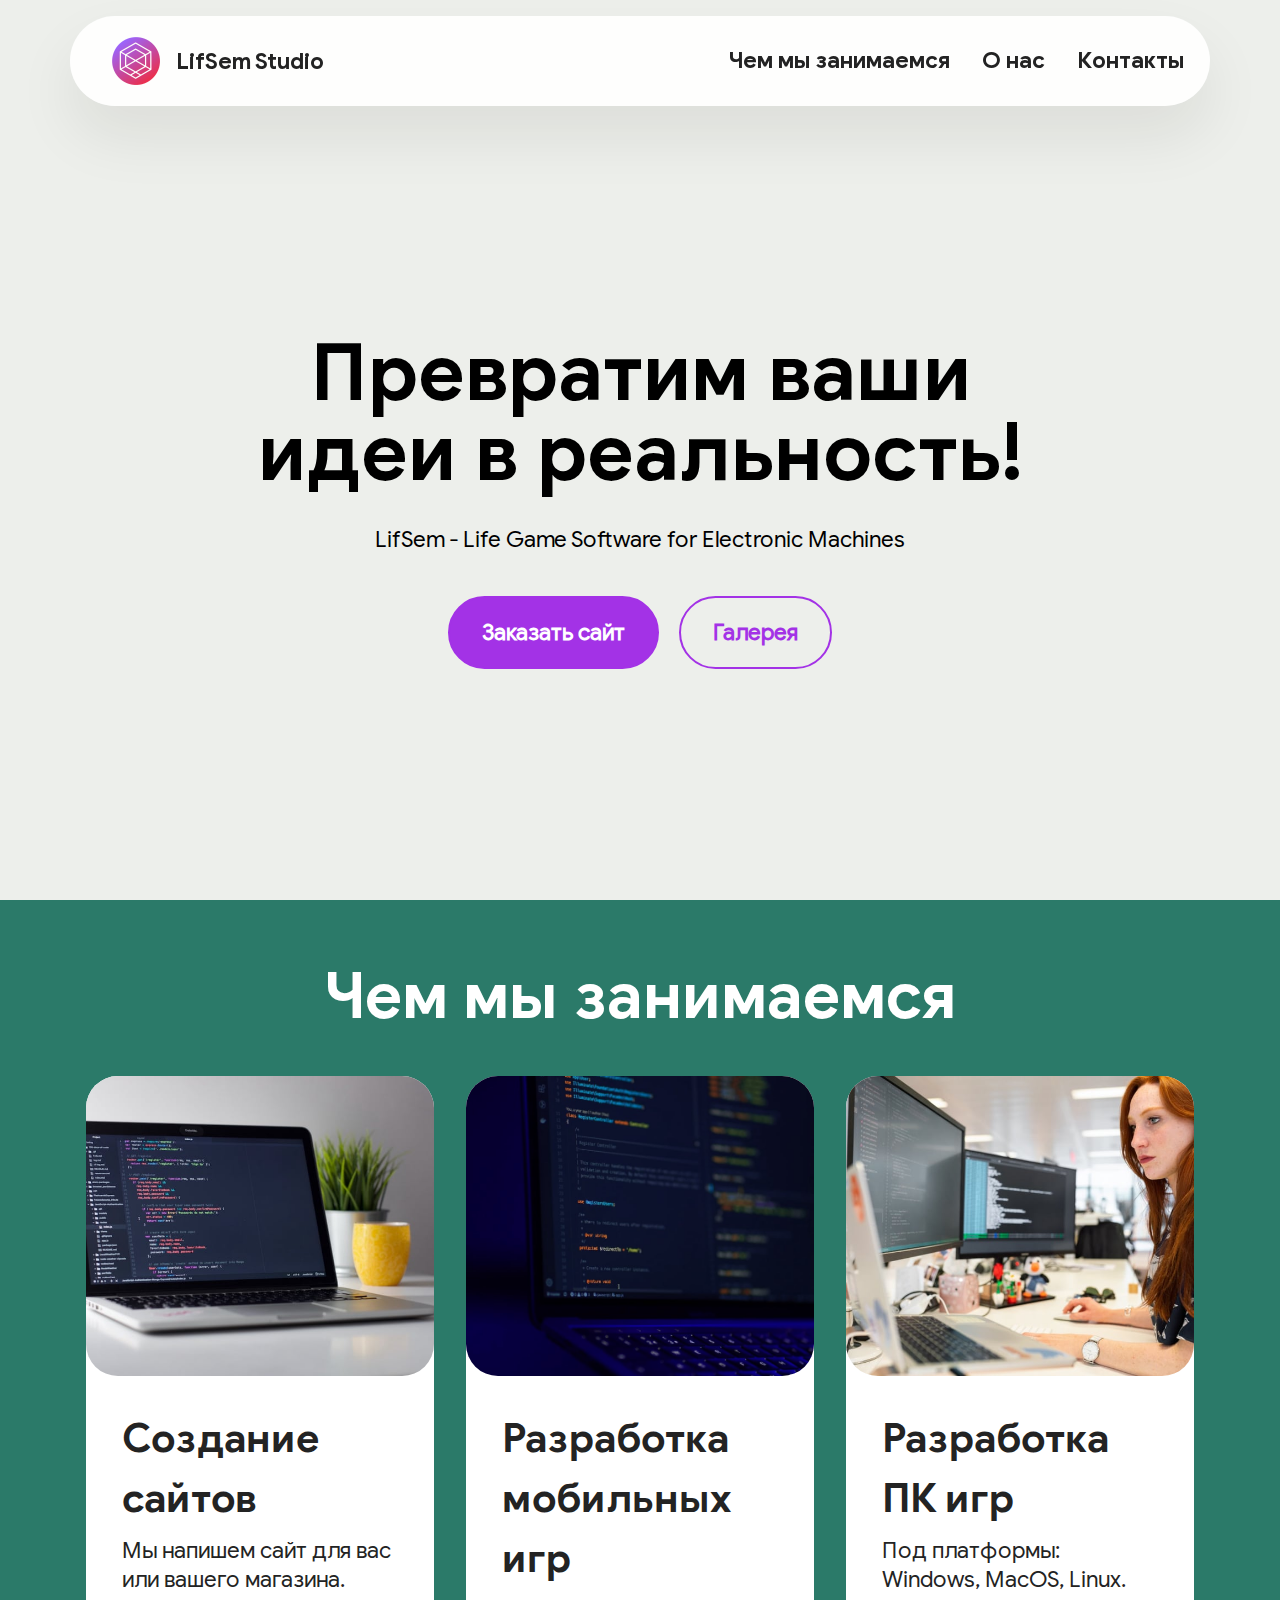
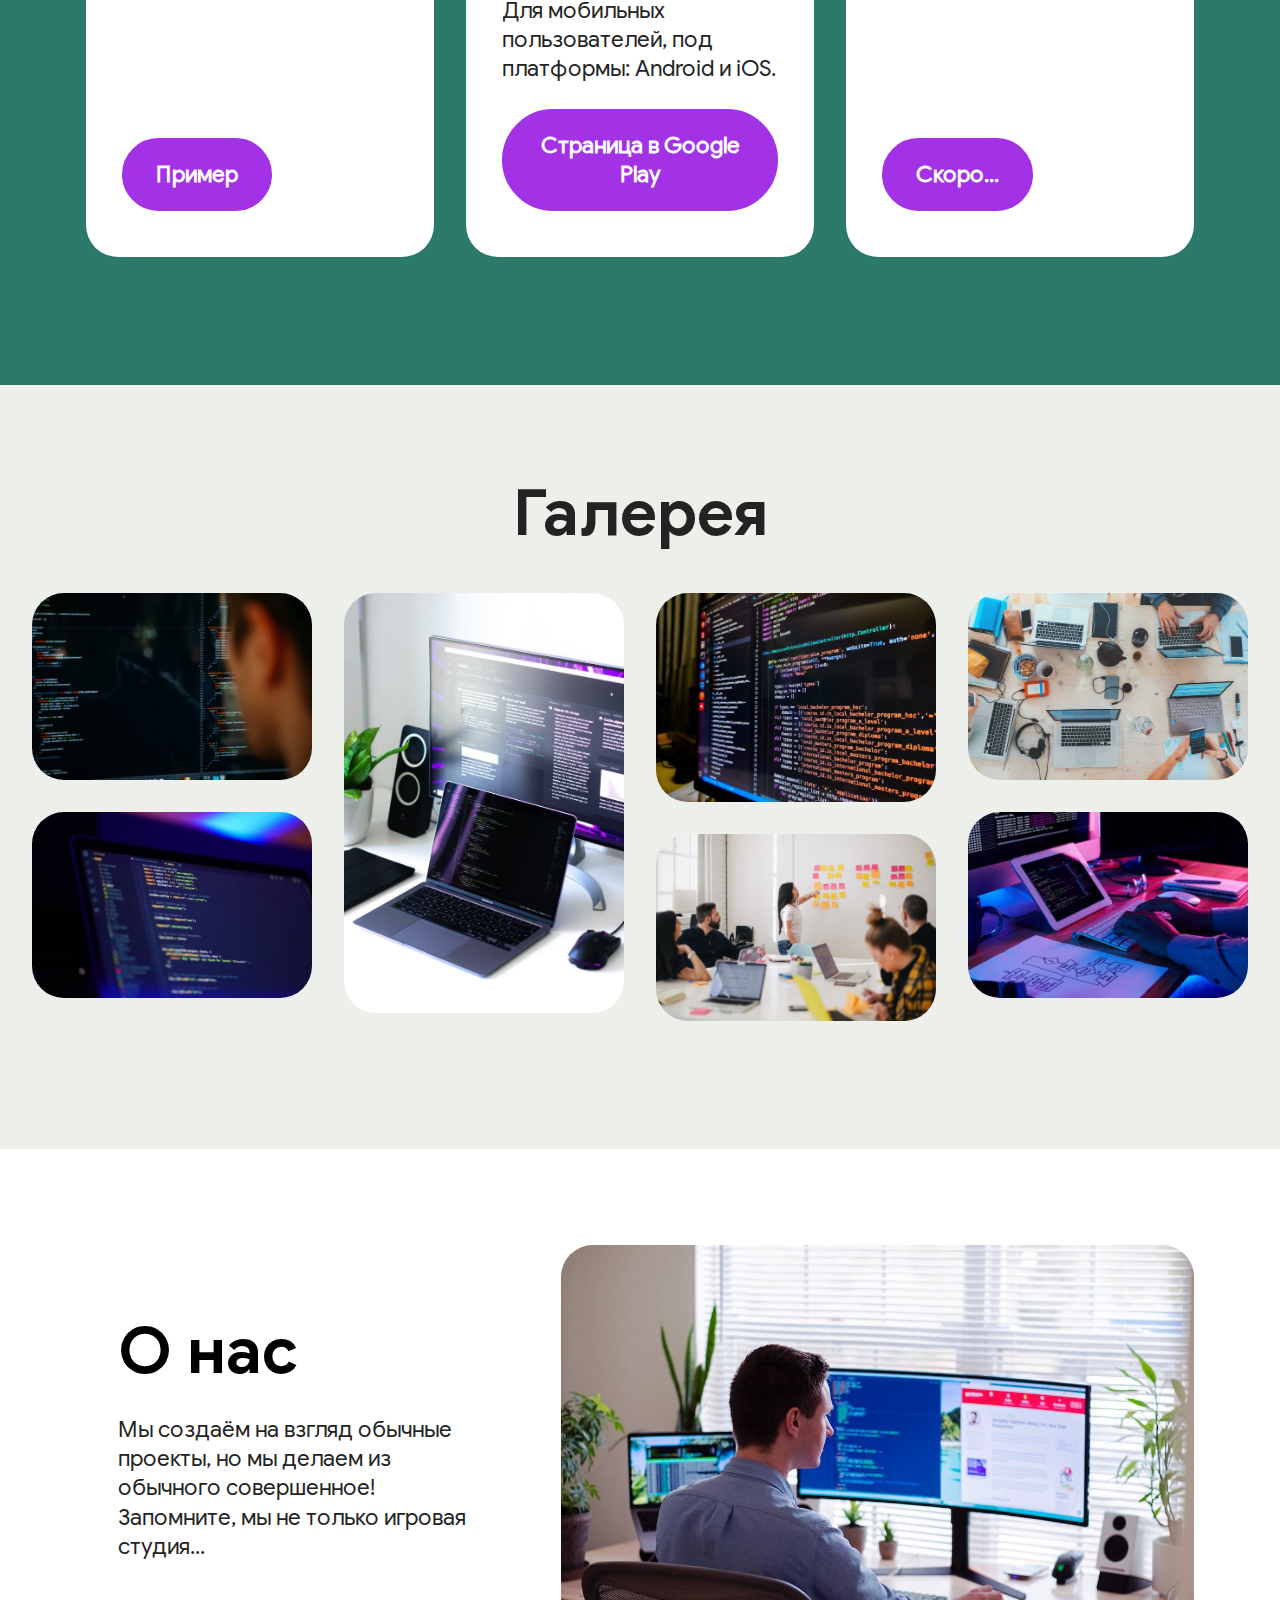
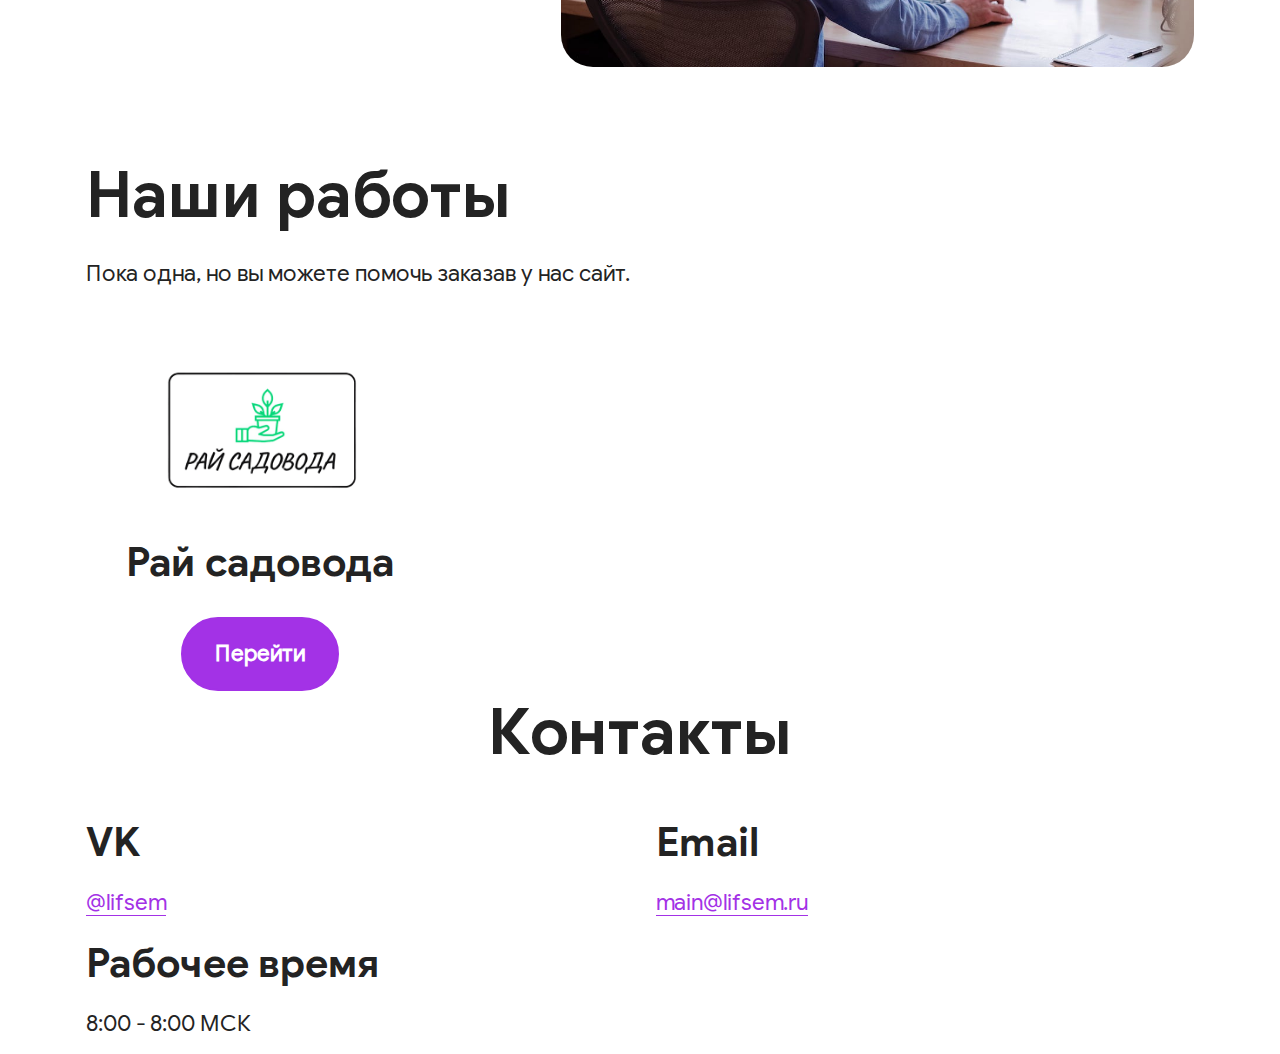
<file: index.html>
<!DOCTYPE html>
<html  >
<head>
  <meta charset="UTF-8">
  <meta http-equiv="X-UA-Compatible" content="IE=edge">
  <meta name="generator" content="Mobirise v5.9.6, mobirise.com">
  <meta name="viewport" content="width=device-width, initial-scale=1, minimum-scale=1">
  <link rel="shortcut icon" href="assets/images/lslogo-rounded-round-96x96.png" type="image/x-icon">
  <meta name="description" content="">
  
  
  <title>LifSem Studio</title>
  <link rel="stylesheet" href="assets/web/assets/mobirise-icons2/mobirise2.css">
  <link rel="stylesheet" href="assets/bootstrap/css/bootstrap.min.css">
  <link rel="stylesheet" href="assets/bootstrap/css/bootstrap-grid.min.css">
  <link rel="stylesheet" href="assets/bootstrap/css/bootstrap-reboot.min.css">
  <link rel="stylesheet" href="assets/animatecss/animate.css">
  <link rel="stylesheet" href="assets/dropdown/css/style.css">
  <link rel="stylesheet" href="assets/theme/css/style.css">
  <link rel="stylesheet" href="assets/gallery/style.css">
  <link href="assets/fonts/style.css" rel="stylesheet">
  <link rel="preload" as="style" href="assets/mobirise/css/mbr-additional.css"><link rel="stylesheet" href="assets/mobirise/css/mbr-additional.css" type="text/css">

  
  
  
</head>
<body>

<div class="scroll"> 
    <section data-bs-version="5.1" class="menu menu2 cid-tJS6tZXiPa" once="menu" id="menu02-0">
        

        <nav class="navbar navbar-dropdown navbar-fixed-top navbar-expand-lg">
            <div class="container">
                <div class="navbar-brand">
                    <span class="navbar-logo">
                        <a>
                            <img src="assets/images/lslogo-rounded-round-96x96.png"  style="height: 3rem;">
                        </a>
                    </span>
                    <span class="navbar-caption-wrap"><a class="navbar-caption text-black text-primary display-4" href="index.html#header05-1">LifSem Studio</a></span>
                </div>
                <button class="navbar-toggler" type="button" data-toggle="collapse" data-bs-toggle="collapse" data-target="#navbarSupportedContent" data-bs-target="#navbarSupportedContent" aria-controls="navbarNavAltMarkup" aria-expanded="false" aria-label="Toggle navigation">
                    <div class="hamburger">
                        <span></span>
                        <span></span>
                        <span></span>
                        <span></span>
                    </div>
                </button>
                <div class="collapse navbar-collapse" id="navbarSupportedContent">
                    <ul class="navbar-nav nav-dropdown nav-right" data-app-modern-menu="true"><li class="nav-item">
                            <a class="nav-link link text-black text-primary display-4" href="index.html#features04-w" aria-expanded="false">Чем мы занимаемся</a>
                        </li>
                        
                        <li class="nav-item">
                            <a class="nav-link link text-black text-primary display-4" href="index.html#about-us">О нас</a>
                        </li>
                        
                        <li class="nav-item">
                            <a class="nav-link link text-black text-primary display-4" href="index.html#contacts01-1n">Контакты</a>
                        </li></ul>
                    
                    
                </div>
            </div>
        </nav>
    </section>

    <section data-bs-version="5.1" class="header5 cid-tJS6uM4N87 mbr-fullscreen" id="header05-1">
        

        
        
        
        <div class="align-center container">
            <div class="row justify-content-center">
                <div class="col-md-12 col-lg-9">
                    <h1 class="mbr-section-title mbr-fonts-style mb-4 display-1"><strong>Превратим ваши идеи в реальность!</strong></h1>
                    <p class="mbr-text mbr-fonts-style mb-4 display-7">LifSem - Life Game Software for Electronic Machines</p>
                    <div class="mbr-section-btn mt-3"><a class="btn btn-primary display-7" href="index.html#contacts01-1n">Заказать сайт</a> <a class="btn btn-primary-outline display-7" href="index.html#gallery02-v">Галерея</a></div>
                </div>
            </div>
            <div class="row mt-5 justify-content-center">
                
            </div>
        </div>
    </section>

    <section data-bs-version="5.1" class="features4 cid-tMlEXTHLbS" id="features04-w">
        
        
        <div class="container">
            <div class="row justify-content-center">
                <div class="col-12 content-head">
                    <div class="mbr-section-head mb-5">
                        <h4 class="mbr-section-title mbr-fonts-style align-center mb-0 display-2"><strong>Чем мы занимаемся</strong></h4>
                        
                        
                    </div>
                </div>
            </div>
            <div class="row">
                <div class="item features-image col-12 col-md-6 col-lg-4">
                    <div class="item-wrapper">
                        <div class="item-img">
                            <img src="assets/images/photo-1517694712202-14dd9538aa97-815x543.jpg" >
                        </div>
                        <div class="item-content">
                            <h5 class="item-title mbr-fonts-style display-5"><strong>Создание сайтов</strong></h5>
                            
                            <p class="mbr-text mbr-fonts-style display-7">Мы напишем сайт для вас или вашего магазина.<br></p>
                            <div class="mbr-section-btn item-footer"><a href="index.html#clients03-1o" class="btn item-btn btn-primary display-7">Пример</a></div>
                        </div>

                    </div>
                </div>
                <div class="item features-image col-12 col-md-6 col-lg-4">
                    <div class="item-wrapper">
                        <div class="item-img">
                            <img src="assets/images/photo-1608306448197-e83633f1261c-815x1223.jpg" >
                        </div>
                        <div class="item-content">
                            <h5 class="item-title mbr-fonts-style display-5"><strong>Разработка мобильных игр</strong></h5>
                            
                            <p class="mbr-text mbr-fonts-style display-7">Для мобильных пользователей, под платформы: Android и iOS.</p>
                            <div class="mbr-section-btn item-footer"><a href="https://play.google.com/store/apps/dev?id=7774380409759106581" class="btn item-btn btn-primary display-7" target="_blank">Страница&nbsp;в Google Play</a></div>
                        </div>
                    </div>
                </div>
                <div class="item features-image col-12 col-md-6 col-lg-4">
                    <div class="item-wrapper">
                        <div class="item-img">
                            <img src="assets/images/photo-1580894908361-967195033215-815x543.jpg" >
                        </div>
                        <div class="item-content">
                            <h5 class="item-title mbr-fonts-style display-5"><strong>Разработка ПК игр</strong></h5>
                            
                            <p class="mbr-text mbr-fonts-style display-7">Под платформы: Windows, MacOS, Linux.<br>
                            </p>
                            <div class="mbr-section-btn item-footer"><a href="" class="btn item-btn btn-primary display-7">Скоро...</a></div>
                        </div>
                    </div>
                </div>
            </div>
        </div>
    </section>

    <section data-bs-version="5.1" class="gallery1 mbr-gallery cid-tMlDYtQ5fF" id="gallery02-v">
        

        
        

        <div class="container-fluid">
            <div class="row justify-content-center">
                <div class="col-12 content-head">
                    <div class="mbr-section-head mb-5">
                        <h3 class="mbr-section-title mbr-fonts-style align-center m-0 display-2"><strong>Галерея</strong></h3>
                        
                    </div>
                </div>
            </div>
            <div class="row mbr-gallery mbr-masonry" data-masonry="{&quot;percentPosition&quot;: true }">
                <div class="col-12 col-md-6 col-lg-3 item gallery-image">
                    <div class="item-wrapper" data-toggle="modal" data-bs-toggle="modal" data-target="#u02ddjt5aI-modal" data-bs-target="#u02ddjt5aI-modal">
                        <img class="w-100" src="assets/images/photo-1511376777868-611b54f68947-646x431.jpg"  data-slide-to="0" data-bs-slide-to="0" data-target="#lb-u02ddjt5aI" data-bs-target="#lb-u02ddjt5aI">
                        <div class="icon-wrapper">
                            <span class="mobi-mbri mobi-mbri-search mbr-iconfont mbr-iconfont-btn"></span>
                        </div>
                    </div>
                    
                </div>
                <div class="col-12 col-md-6 col-lg-3 item gallery-image">
                    <div class="item-wrapper" data-toggle="modal" data-bs-toggle="modal" data-target="#u02ddjt5aI-modal" data-bs-target="#u02ddjt5aI-modal">
                        <img class="w-100" src="assets/images/photo-1597239450996-ea7c2c564412-646x969.jpg"  data-slide-to="1" data-bs-slide-to="1" data-target="#lb-u02ddjt5aI" data-bs-target="#lb-u02ddjt5aI">
                        <div class="icon-wrapper">
                            <span class="mobi-mbri mobi-mbri-search mbr-iconfont mbr-iconfont-btn"></span>
                        </div>
                    </div>
                    
                </div>
                <div class="col-12 col-md-6 col-lg-3 item gallery-image">
                    <div class="item-wrapper" data-toggle="modal" data-bs-toggle="modal" data-target="#u02ddjt5aI-modal" data-bs-target="#u02ddjt5aI-modal">
                        <img class="w-100" src="assets/images/photo-1610563166150-b34df4f3bcd6-646x483.jpg"  data-slide-to="2" data-bs-slide-to="2" data-target="#lb-u02ddjt5aI" data-bs-target="#lb-u02ddjt5aI">
                        <div class="icon-wrapper">
                            <span class="mobi-mbri mobi-mbri-search mbr-iconfont mbr-iconfont-btn"></span>
                        </div>
                    </div>
                    
                </div>
                <div class="col-12 col-md-6 col-lg-3 item gallery-image">
                    <div class="item-wrapper" data-toggle="modal" data-bs-toggle="modal" data-target="#u02ddjt5aI-modal" data-bs-target="#u02ddjt5aI-modal">
                        <img class="w-100" src="assets/images/photo-1519389950473-47ba0277781c-646x431.jpg"  data-slide-to="3" data-bs-slide-to="3" data-target="#lb-u02ddjt5aI" data-bs-target="#lb-u02ddjt5aI">
                        <div class="icon-wrapper">
                            <span class="mobi-mbri mobi-mbri-search mbr-iconfont mbr-iconfont-btn"></span>
                        </div>
                    </div>
                    
                </div>
                <div class="col-12 col-md-6 col-lg-3 item gallery-image">
                    <div class="item-wrapper" data-toggle="modal" data-bs-toggle="modal" data-target="#u02ddjt5aI-modal" data-bs-target="#u02ddjt5aI-modal">
                        <img class="w-100" src="assets/images/photo-1607799279861-4dd421887fb3-646x431.jpg"  data-slide-to="4" data-bs-slide-to="4" data-target="#lb-u02ddjt5aI" data-bs-target="#lb-u02ddjt5aI">
                        <div class="icon-wrapper">
                            <span class="mobi-mbri mobi-mbri-search mbr-iconfont mbr-iconfont-btn"></span>
                        </div>
                    </div>
                    
                </div>
                <div class="col-12 col-md-6 col-lg-3 item gallery-image">
                    <div class="item-wrapper" data-toggle="modal" data-bs-toggle="modal" data-target="#u02ddjt5aI-modal" data-bs-target="#u02ddjt5aI-modal">
                        <img class="w-100" src="assets/images/photo-4324242412-3424n3n4n341-646x431.jpg" data-slide-to="5" data-bs-slide-to="5" data-target="#lb-u02ddjt5aI" data-bs-target="#lb-u02ddjt5aI">
                        <div class="icon-wrapper">
                            <span class="mobi-mbri mobi-mbri-search mbr-iconfont mbr-iconfont-btn"></span>
                        </div>
                    </div>
                    
                </div>
                <div class="col-12 col-md-6 col-lg-3 item gallery-image">
                    <div class="item-wrapper" data-toggle="modal" data-bs-toggle="modal" data-target="#u02ddjt5aI-modal" data-bs-target="#u02ddjt5aI-modal">
                        <img class="w-100" src="assets/images/photo-1552664730-d307ca884978-646x431.jpg" data-slide-to="6" data-bs-slide-to="6" data-target="#lb-u02ddjt5aI" data-bs-target="#lb-u02ddjt5aI">
                        <div class="icon-wrapper">
                            <span class="mobi-mbri mobi-mbri-search mbr-iconfont mbr-iconfont-btn"></span>
                        </div>
                    </div>
                    
                </div>
            </div>

            <div class="modal mbr-slider" tabindex="-1" role="dialog" aria-hidden="true" id="u02ddjt5aI-modal">
                <div class="modal-dialog" role="document">
                    <div class="modal-content">
                        <div class="modal-body">
                            <div class="carousel slide" id="lb-u02ddjt5aI" data-interval="5000" data-bs-interval="5000">
                                <div class="carousel-inner">
                                    <div class="carousel-item active">
                                        <img class="d-block w-100" src="assets/images/photo-1511376777868-611b54f68947-646x431.jpg" >
                                    </div>
                                    <div class="carousel-item">
                                        <img class="d-block w-100" src="assets/images/photo-1597239450996-ea7c2c564412-646x969.jpg" >
                                    </div>
                                    <div class="carousel-item">
                                        <img class="d-block w-100" src="assets/images/photo-1610563166150-b34df4f3bcd6-646x483.jpg" >
                                    </div>
                                    <div class="carousel-item">
                                        <img class="d-block w-100" src="assets/images/photo-1519389950473-47ba0277781c-646x431.jpg" >
                                    </div>
                                    <div class="carousel-item">
                                        <img class="d-block w-100" src="assets/images/photo-1607799279861-4dd421887fb3-646x431.jpg" >
                                    </div>
                                    <div class="carousel-item">
                                        <img class="d-block w-100" src="assets/images/photo-4324242412-3424n3n4n341-646x431.jpg" >
                                    </div>
                                    <div class="carousel-item">
                                        <img class="d-block w-100" src="assets/images/photo-1552664730-d307ca884978-646x431.jpg" >
                                    </div>
                                </div>
                                <ol class="carousel-indicators">
                                    <li data-slide-to="0" data-bs-slide-to="0" class="active" data-target="#lb-u02ddjt5aI" data-bs-target="#lb-u02ddjt5aI"></li>
                                    <li data-slide-to="1" data-bs-slide-to="1" data-target="#lb-u02ddjt5aI" data-bs-target="#lb-u02ddjt5aI"></li>
                                    <li data-slide-to="2" data-bs-slide-to="2" data-target="#lb-u02ddjt5aI" data-bs-target="#lb-u02ddjt5aI"></li>
                                    <li data-slide-to="3" data-bs-slide-to="3" data-target="#lb-u02ddjt5aI" data-bs-target="#lb-u02ddjt5aI"></li>
                                    <li data-slide-to="4" data-bs-slide-to="4" data-target="#lb-u02ddjt5aI" data-bs-target="#lb-u02ddjt5aI"></li>
                                    <li data-slide-to="5" data-bs-slide-to="5" data-target="#lb-u02ddjt5aI" data-bs-target="#lb-u02ddjt5aI"></li>
                                    <li data-slide-to="6" data-bs-slide-to="6" data-target="#lb-u02ddjt5aI" data-bs-target="#lb-u02ddjt5aI"></li>
                                </ol>
                                <a role="button" href="" class="close" data-dismiss="modal" data-bs-dismiss="modal" aria-label="Close">
                                </a>
                                <a class="carousel-control-prev carousel-control" role="button" data-slide="prev" data-bs-slide="prev" href="#lb-u02ddjt5aI">
                                    <span class="mobi-mbri mobi-mbri-arrow-prev" aria-hidden="true"></span>
                                    <span class="sr-only visually-hidden">Previous</span>
                                </a>
                                <a class="carousel-control-next carousel-control" role="button" data-slide="next" data-bs-slide="next" href="#lb-u02ddjt5aI">
                                    <span class="mobi-mbri mobi-mbri-arrow-next" aria-hidden="true"></span>
                                    <span class="sr-only visually-hidden">Next</span>
                                </a>
                            </div>
                        </div>
                    </div>
                </div>
            </div>
        </div>
    </section>

    <section data-bs-version="5.1" class="header1 cid-tJS9vXDdRK" id="about-us">
        

        
        

        <div class="container">
            <div class="row justify-content-center">
                <div class="col-12 col-md-12 col-lg-7 image-wrapper">
                    <img class="w-100" src="assets/images/photo-1583508915901-b5f84c1dcde1-1080x720.jpg" >
                </div>
                <div class="col-12 col-lg col-md-12">
                    <div class="text-wrapper align-left">
                        <h1 class="mbr-section-title mbr-fonts-style mb-4 display-2"><strong>О нас</strong></h1>
                        <p class="mbr-text mbr-fonts-style mb-4 display-7">
                            Мы создаём на взгляд обычные проекты, но мы делаем из обычного совершенное! Запомните, мы не только игровая студия...</p>
                        
                    </div>
                </div>
            </div>
        </div>
    </section>

    <section data-bs-version="5.1" class="clients3 cid-u028HhkhwK" id="clients03-1o">
    

    
    
    <div class="container">
        <div class="row justify-content-center">
        <div class="col-12 content-head">
            <div class="mb-5">
            <h5 class="mbr-section-title mbr-fonts-style mb-0 display-2">
                <strong>Наши работы</strong></h5>
            <div class="col-12">
                <h6 class="mbr-section-subtitle mbr-fonts-style mb-0 mt-4 display-7">
                Пока одна, но вы можете помочь заказав у нас сайт.</h6>
            </div>
            </div>
        </div>
        </div>
        <div class="row">
        
        <div class="item features-without-image col-12 col-lg-4 active">
            <div class="item-wrapper">
            <div class="img-wrapper">
                <img src="assets/images/gparadiselogorembg-400x225.png" alt="" data-slide-to="1" data-bs-slide-to="1">
            </div>
            <div class="card-box align-center">
                
                <h5 class="card-title mbr-fonts-style mb-3 display-5">
                <strong>Рай садовода</strong></h5>
                
                <div class="mbr-section-btn mt-3"><a class="btn btn-primary display-7" href="https://raisadovoda.ru">Перейти</a></div>
            </div>
            </div>
        </div>
        
        </div>
    </div>
    </section>

    <section data-bs-version="5.1" class="contacts01 cid-u01YP4fP6s" id="contacts01-1n">
        

        
        
        <div class="container">
            <div class="row justify-content-center">
                <div class="col-12 content-head">
                    <div class="mbr-section-head mb-5">
                        <h3 class="mbr-section-title mbr-fonts-style align-center mb-0 display-2">
                            <strong>Контакты</strong></h3>
                        
                    </div>
                </div>
            </div>
            <div class="row">
                <div class="item features-without-image col-12 col-md-6 active">
                    <div class="item-wrapper">
                        <div class="text-wrapper">
                            <h6 class="card-title mbr-fonts-style mb-3 display-5"><strong>VK</strong></h6>
                            <p class="mbr-text mbr-fonts-style display-7"><a href="https://vk.com/lifsem" class="text-primary">@lifsem</a></p>
                        </div>
                    </div>
                </div>
                <div class="item features-without-image col-12 col-md-6">
                    <div class="item-wrapper">
                        <div class="text-wrapper">
                            <h6 class="card-title mbr-fonts-style mb-3 display-5"><strong>Email</strong></h6>
                            <p class="mbr-text mbr-fonts-style display-7"><a href="mailto:main@lifsem.ru" class="text-primary">main@lifsem.ru</a></p>
                        </div>
                    </div>
                </div>
                
                <div class="item features-without-image col-12 col-md-6">
                    <div class="item-wrapper">
                        <div class="text-wrapper">
                            <h6 class="card-title mbr-fonts-style mb-3 display-5">
                                <strong>Рабочее время</strong></h6>
                            <p class="mbr-text mbr-fonts-style display-7">
                                8:00 - 8:00 МСК</p>
                        </div>
                    </div>
                </div>
            </div>
        </div>
    </section>
    <script src="assets/bootstrap/js/bootstrap.bundle.min.js"></script>  
    <script src="assets/smoothscroll/smooth-scroll.js"></script>  
    <script src="assets/ytplayer/index.js"></script>  
    <script src="assets/dropdown/js/navbar-dropdown.js"></script>  
    <script src="assets/masonry/masonry.pkgd.min.js"></script>  
    <script src="assets/imagesloaded/imagesloaded.pkgd.min.js"></script>  
    <script src="assets/gallery/player.min.js"></script>  
    <script src="assets/gallery/script.js"></script>  
</div>
    <input name="animation" type="hidden">
  </body>
</html>
</file>
<file: assets/web/assets/mobirise-icons2/mobirise2.css>
@font-face {
  font-family: 'Moririse2';
  font-display: swap;
  src:  url('mobirise2.eot?f2bix4');
  src:  url('mobirise2.eot?f2bix4#iefix') format('embedded-opentype'),
    url('mobirise2.ttf?f2bix4') format('truetype'),
    url('mobirise2.woff?f2bix4') format('woff'),
    url('mobirise2.svg?f2bix4#mobirise2') format('svg');
  font-weight: normal;
  font-style: normal;
}

[class^="mobi-"], [class*=" mobi-"] {
  /* use !important to prevent issues with browser extensions that change fonts */
  font-family: 'Moririse2' !important;
  speak: none;
  font-style: normal;
  font-weight: normal;
  font-variant: normal;
  text-transform: none;
  line-height: 1;

  /* Better Font Rendering =========== */
  -webkit-font-smoothing: antialiased;
  -moz-osx-font-smoothing: grayscale;
}

.mobi-mbri-add-submenu:before {
  content: "\e900";
}
.mobi-mbri-alert:before {
  content: "\e901";
}
.mobi-mbri-align-center:before {
  content: "\e902";
}
.mobi-mbri-align-justify:before {
  content: "\e903";
}
.mobi-mbri-align-left:before {
  content: "\e904";
}
.mobi-mbri-align-right:before {
  content: "\e905";
}
.mobi-mbri-android:before {
  content: "\e906";
}
.mobi-mbri-apple:before {
  content: "\e907";
}
.mobi-mbri-arrow-down:before {
  content: "\e908";
}
.mobi-mbri-arrow-next:before {
  content: "\e909";
}
.mobi-mbri-arrow-prev:before {
  content: "\e90a";
}
.mobi-mbri-arrow-up:before {
  content: "\e90b";
}
.mobi-mbri-bold:before {
  content: "\e90c";
}
.mobi-mbri-bookmark:before {
  content: "\e90d";
}
.mobi-mbri-bootstrap:before {
  content: "\e90e";
}
.mobi-mbri-briefcase:before {
  content: "\e90f";
}
.mobi-mbri-browse:before {
  content: "\e910";
}
.mobi-mbri-bulleted-list:before {
  content: "\e911";
}
.mobi-mbri-calendar:before {
  content: "\e912";
}
.mobi-mbri-camera:before {
  content: "\e913";
}
.mobi-mbri-cart-add:before {
  content: "\e914";
}
.mobi-mbri-cart-full:before {
  content: "\e915";
}
.mobi-mbri-cash:before {
  content: "\e916";
}
.mobi-mbri-change-style:before {
  content: "\e917";
}
.mobi-mbri-chat:before {
  content: "\e918";
}
.mobi-mbri-clock:before {
  content: "\e919";
}
.mobi-mbri-close:before {
  content: "\e91a";
}
.mobi-mbri-cloud:before {
  content: "\e91b";
}
.mobi-mbri-code:before {
  content: "\e91c";
}
.mobi-mbri-contact-form:before {
  content: "\e91d";
}
.mobi-mbri-credit-card:before {
  content: "\e91e";
}
.mobi-mbri-cursor-click:before {
  content: "\e91f";
}
.mobi-mbri-cust-feedback:before {
  content: "\e920";
}
.mobi-mbri-database:before {
  content: "\e921";
}
.mobi-mbri-delivery:before {
  content: "\e922";
}
.mobi-mbri-desktop:before {
  content: "\e923";
}
.mobi-mbri-devices:before {
  content: "\e924";
}
.mobi-mbri-down:before {
  content: "\e925";
}
.mobi-mbri-download-2:before {
  content: "\e926";
}
.mobi-mbri-download:before {
  content: "\e927";
}
.mobi-mbri-drag-n-drop-2:before {
  content: "\e928";
}
.mobi-mbri-drag-n-drop:before {
  content: "\e929";
}
.mobi-mbri-edit-2:before {
  content: "\e92a";
}
.mobi-mbri-edit:before {
  content: "\e92b";
}
.mobi-mbri-error:before {
  content: "\e92c";
}
.mobi-mbri-extension:before {
  content: "\e92d";
}
.mobi-mbri-features:before {
  content: "\e92e";
}
.mobi-mbri-file:before {
  content: "\e92f";
}
.mobi-mbri-flag:before {
  content: "\e930";
}
.mobi-mbri-folder:before {
  content: "\e931";
}
.mobi-mbri-gift:before {
  content: "\e932";
}
.mobi-mbri-github:before {
  content: "\e933";
}
.mobi-mbri-globe-2:before {
  content: "\e934";
}
.mobi-mbri-globe:before {
  content: "\e935";
}
.mobi-mbri-growing-chart:before {
  content: "\e936";
}
.mobi-mbri-hearth:before {
  content: "\e937";
}
.mobi-mbri-help:before {
  content: "\e938";
}
.mobi-mbri-home:before {
  content: "\e939";
}
.mobi-mbri-hot-cup:before {
  content: "\e93a";
}
.mobi-mbri-idea:before {
  content: "\e93b";
}
.mobi-mbri-image-gallery:before {
  content: "\e93c";
}
.mobi-mbri-image-slider:before {
  content: "\e93d";
}
.mobi-mbri-info:before {
  content: "\e93e";
}
.mobi-mbri-italic:before {
  content: "\e93f";
}
.mobi-mbri-key:before {
  content: "\e940";
}
.mobi-mbri-laptop:before {
  content: "\e941";
}
.mobi-mbri-layers:before {
  content: "\e942";
}
.mobi-mbri-left-right:before {
  content: "\e943";
}
.mobi-mbri-left:before {
  content: "\e944";
}
.mobi-mbri-letter:before {
  content: "\e945";
}
.mobi-mbri-like:before {
  content: "\e946";
}
.mobi-mbri-link:before {
  content: "\e947";
}
.mobi-mbri-lock:before {
  content: "\e948";
}
.mobi-mbri-login:before {
  content: "\e949";
}
.mobi-mbri-logout:before {
  content: "\e94a";
}
.mobi-mbri-magic-stick:before {
  content: "\e94b";
}
.mobi-mbri-map-pin:before {
  content: "\e94c";
}
.mobi-mbri-menu:before {
  content: "\e94d";
}
.mobi-mbri-mobile-2:before {
  content: "\e94e";
}
.mobi-mbri-mobile-horizontal:before {
  content: "\e94f";
}
.mobi-mbri-mobile:before {
  content: "\e950";
}
.mobi-mbri-mobirise:before {
  content: "\e951";
}
.mobi-mbri-more-horizontal:before {
  content: "\e952";
}
.mobi-mbri-more-vertical:before {
  content: "\e953";
}
.mobi-mbri-music:before {
  content: "\e954";
}
.mobi-mbri-new-file:before {
  content: "\e955";
}
.mobi-mbri-numbered-list:before {
  content: "\e956";
}
.mobi-mbri-opened-folder:before {
  content: "\e957";
}
.mobi-mbri-pages:before {
  content: "\e958";
}
.mobi-mbri-paper-plane:before {
  content: "\e959";
}
.mobi-mbri-paperclip:before {
  content: "\e95a";
}
.mobi-mbri-phone:before {
  content: "\e95b";
}
.mobi-mbri-photo:before {
  content: "\e95c";
}
.mobi-mbri-photos:before {
  content: "\e95d";
}
.mobi-mbri-pin:before {
  content: "\e95e";
}
.mobi-mbri-play:before {
  content: "\e95f";
}
.mobi-mbri-plus:before {
  content: "\e960";
}
.mobi-mbri-preview:before {
  content: "\e961";
}
.mobi-mbri-print:before {
  content: "\e962";
}
.mobi-mbri-protect:before {
  content: "\e963";
}
.mobi-mbri-question:before {
  content: "\e964";
}
.mobi-mbri-quote-left:before {
  content: "\e965";
}
.mobi-mbri-quote-right:before {
  content: "\e966";
}
.mobi-mbri-redo:before {
  content: "\e967";
}
.mobi-mbri-refresh:before {
  content: "\e968";
}
.mobi-mbri-responsive-2:before {
  content: "\e969";
}
.mobi-mbri-responsive:before {
  content: "\e96a";
}
.mobi-mbri-right:before {
  content: "\e96b";
}
.mobi-mbri-rocket:before {
  content: "\e96c";
}
.mobi-mbri-sad-face:before {
  content: "\e96d";
}
.mobi-mbri-sale:before {
  content: "\e96e";
}
.mobi-mbri-save:before {
  content: "\e96f";
}
.mobi-mbri-search:before {
  content: "\e970";
}
.mobi-mbri-setting-2:before {
  content: "\e971";
}
.mobi-mbri-setting-3:before {
  content: "\e972";
}
.mobi-mbri-setting:before {
  content: "\e973";
}
.mobi-mbri-share:before {
  content: "\e974";
}
.mobi-mbri-shopping-bag:before {
  content: "\e975";
}
.mobi-mbri-shopping-basket:before {
  content: "\e976";
}
.mobi-mbri-shopping-cart:before {
  content: "\e977";
}
.mobi-mbri-sites:before {
  content: "\e978";
}
.mobi-mbri-smile-face:before {
  content: "\e979";
}
.mobi-mbri-speed:before {
  content: "\e97a";
}
.mobi-mbri-star:before {
  content: "\e97b";
}
.mobi-mbri-success:before {
  content: "\e97c";
}
.mobi-mbri-sun:before {
  content: "\e97d";
}
.mobi-mbri-sun2:before {
  content: "\e97e";
}
.mobi-mbri-tablet-vertical:before {
  content: "\e97f";
}
.mobi-mbri-tablet:before {
  content: "\e980";
}
.mobi-mbri-target:before {
  content: "\e981";
}
.mobi-mbri-timer:before {
  content: "\e982";
}
.mobi-mbri-to-ftp:before {
  content: "\e983";
}
.mobi-mbri-to-local-drive:before {
  content: "\e984";
}
.mobi-mbri-touch-swipe:before {
  content: "\e985";
}
.mobi-mbri-touch:before {
  content: "\e986";
}
.mobi-mbri-trash:before {
  content: "\e987";
}
.mobi-mbri-underline:before {
  content: "\e988";
}
.mobi-mbri-undo:before {
  content: "\e989";
}
.mobi-mbri-unlink:before {
  content: "\e98a";
}
.mobi-mbri-unlock:before {
  content: "\e98b";
}
.mobi-mbri-up-down:before {
  content: "\e98c";
}
.mobi-mbri-up:before {
  content: "\e98d";
}
.mobi-mbri-update:before {
  content: "\e98e";
}
.mobi-mbri-upload-2:before {
  content: "\e98f";
}
.mobi-mbri-upload:before {
  content: "\e990";
}
.mobi-mbri-user-2:before {
  content: "\e991";
}
.mobi-mbri-user:before {
  content: "\e992";
}
.mobi-mbri-users:before {
  content: "\e993";
}
.mobi-mbri-video-play:before {
  content: "\e994";
}
.mobi-mbri-video:before {
  content: "\e995";
}
.mobi-mbri-watch:before {
  content: "\e996";
}
.mobi-mbri-website-theme-2:before {
  content: "\e997";
}
.mobi-mbri-website-theme:before {
  content: "\e998";
}
.mobi-mbri-wifi:before {
  content: "\e999";
}
.mobi-mbri-windows:before {
  content: "\e99a";
}
.mobi-mbri-zoom-in:before {
  content: "\e99b";
}
.mobi-mbri-zoom-out:before {
  content: "\e99c";
}
</file>
<file: assets/dropdown/css/style.css>
.navbar-dropdown {
  left: 0;
  padding: 0;
  position: absolute;
  right: 0;
  top: 0;
  transition: all 0.45s ease;
  z-index: 1030;
  background: #282828; }
  .navbar-dropdown .navbar-logo {
    margin-right: 0.8rem;
    transition: margin 0.3s ease-in-out;
    vertical-align: middle; }
    .navbar-dropdown .navbar-logo img {
      height: 3.125rem;
      transition: all 0.3s ease-in-out; }
    .navbar-dropdown .navbar-logo.mbr-iconfont {
      font-size: 3.125rem;
      line-height: 3.125rem; }
  .navbar-dropdown .navbar-caption {
    font-weight: 700;
    white-space: normal;
    vertical-align: -4px;
    line-height: 3.125rem !important; }
    .navbar-dropdown .navbar-caption, .navbar-dropdown .navbar-caption:hover {
      color: inherit;
      text-decoration: none; }
  .navbar-dropdown .mbr-iconfont + .navbar-caption {
    vertical-align: -1px; }
  .navbar-dropdown.navbar-fixed-top {
    position: fixed; }
  .navbar-dropdown .navbar-brand span {
    vertical-align: -4px; }
  .navbar-dropdown.bg-color.transparent {
    background: none; }
  .navbar-dropdown.navbar-short .navbar-brand {
    padding: 0.625rem 0; }
    .navbar-dropdown.navbar-short .navbar-brand span {
      vertical-align: -1px; }
  .navbar-dropdown.navbar-short .navbar-caption {
    line-height: 2.375rem !important;
    vertical-align: -2px; }
  .navbar-dropdown.navbar-short .navbar-logo {
    margin-right: 0.5rem; }
    .navbar-dropdown.navbar-short .navbar-logo img {
      height: 2.375rem; }
    .navbar-dropdown.navbar-short .navbar-logo.mbr-iconfont {
      font-size: 2.375rem;
      line-height: 2.375rem; }
  .navbar-dropdown.navbar-short .mbr-table-cell {
    height: 3.625rem; }
  .navbar-dropdown .navbar-close {
    left: 0.6875rem;
    position: fixed;
    top: 0.75rem;
    z-index: 1000; }
  .navbar-dropdown .hamburger-icon {
    content: "";
    display: inline-block;
    vertical-align: middle;
    width: 16px;
    -webkit-box-shadow: 0 -6px 0 1px #282828,0 0 0 1px #282828,0 6px 0 1px #282828;
    -moz-box-shadow: 0 -6px 0 1px #282828,0 0 0 1px #282828,0 6px 0 1px #282828;
    box-shadow: 0 -6px 0 1px #282828,0 0 0 1px #282828,0 6px 0 1px #282828; }

.dropdown-menu .dropdown-toggle[data-toggle="dropdown-submenu"]::after {
  border-bottom: 0.35em solid transparent;
  border-left: 0.35em solid;
  border-right: 0;
  border-top: 0.35em solid transparent;
  margin-left: 0.3rem; }

.dropdown-menu .dropdown-item:focus {
  outline: 0; }

.nav-dropdown {
  font-size: 0.75rem;
  font-weight: 500;
  height: auto !important; }
  .nav-dropdown .nav-btn {
    padding-left: 1rem; }
  .nav-dropdown .link {
    margin: .667em 1.667em;
    font-weight: 500;
    padding: 0;
    transition: color .2s ease-in-out; }
    .nav-dropdown .link.dropdown-toggle {
      margin-right: 2.583em; }
      .nav-dropdown .link.dropdown-toggle::after {
        margin-left: .25rem;
        border-top: 0.35em solid;
        border-right: 0.35em solid transparent;
        border-left: 0.35em solid transparent;
        border-bottom: 0; }
      .nav-dropdown .link.dropdown-toggle[aria-expanded="true"] {
        margin: 0;
        padding: 0.667em 3.263em  0.667em 1.667em; }
  .nav-dropdown .link::after,
  .nav-dropdown .dropdown-item::after {
    color: inherit; }
  .nav-dropdown .btn {
    font-size: 0.75rem;
    font-weight: 700;
    letter-spacing: 0;
    margin-bottom: 0;
    padding-left: 1.25rem;
    padding-right: 1.25rem; }
  .nav-dropdown .dropdown-menu {
    border-radius: 0;
    border: 0;
    left: 0;
    margin: 0;
    padding-bottom: 1.25rem;
    padding-top: 1.25rem;
    position: relative; }
  .nav-dropdown .dropdown-submenu {
    margin-left: 0.125rem;
    top: 0; }
  .nav-dropdown .dropdown-item {
    font-weight: 500;
    line-height: 2;
    padding: 0.3846em 4.615em 0.3846em 1.5385em;
    position: relative;
    transition: color .2s ease-in-out, background-color .2s ease-in-out; }
    .nav-dropdown .dropdown-item::after {
      margin-top: -0.3077em;
      position: absolute;
      right: 1.1538em;
      top: 50%; }
    .nav-dropdown .dropdown-item:focus, .nav-dropdown .dropdown-item:hover {
      background: none; }

@media (max-width: 767px) {
  .nav-dropdown.navbar-toggleable-sm {
    bottom: 0;
    display: none;
    left: 0;
    overflow-x: hidden;
    position: fixed;
    top: 0;
    transform: translateX(-100%);
    -ms-transform: translateX(-100%);
    -webkit-transform: translateX(-100%);
    width: 18.75rem;
    z-index: 999; } }
.nav-dropdown.navbar-toggleable-xl {
  bottom: 0;
  display: none;
  left: 0;
  overflow-x: hidden;
  position: fixed;
  top: 0;
  transform: translateX(-100%);
  -ms-transform: translateX(-100%);
  -webkit-transform: translateX(-100%);
  width: 18.75rem;
  z-index: 999; }

.nav-dropdown-sm {
  display: block !important;
  overflow-x: hidden;
  overflow: auto;
  padding-top: 3.875rem; }
  .nav-dropdown-sm::after {
    content: "";
    display: block;
    height: 3rem;
    width: 100%; }
  .nav-dropdown-sm.collapse.in ~ .navbar-close {
    display: block !important; }
  .nav-dropdown-sm.collapsing, .nav-dropdown-sm.collapse.in {
    transform: translateX(0);
    -ms-transform: translateX(0);
    -webkit-transform: translateX(0);
    transition: all 0.25s ease-out;
    -webkit-transition: all 0.25s ease-out;
    background: #282828; }
  .nav-dropdown-sm.collapsing[aria-expanded="false"] {
    transform: translateX(-100%);
    -ms-transform: translateX(-100%);
    -webkit-transform: translateX(-100%); }
  .nav-dropdown-sm .nav-item {
    display: block;
    margin-left: 0 !important;
    padding-left: 0; }
  .nav-dropdown-sm .link,
  .nav-dropdown-sm .dropdown-item {
    border-top: 1px dotted rgba(255, 255, 255, 0.1);
    font-size: 0.8125rem;
    line-height: 1.6;
    margin: 0 !important;
    padding: 0.875rem 2.4rem 0.875rem 1.5625rem !important;
    position: relative;
    white-space: normal; }
    .nav-dropdown-sm .link:focus, .nav-dropdown-sm .link:hover,
    .nav-dropdown-sm .dropdown-item:focus,
    .nav-dropdown-sm .dropdown-item:hover {
      background: rgba(0, 0, 0, 0.2) !important;
      color: #c0a375; }
  .nav-dropdown-sm .nav-btn {
    position: relative;
    padding: 1.5625rem 1.5625rem 0 1.5625rem; }
    .nav-dropdown-sm .nav-btn::before {
      border-top: 1px dotted rgba(255, 255, 255, 0.1);
      content: "";
      left: 0;
      position: absolute;
      top: 0;
      width: 100%; }
    .nav-dropdown-sm .nav-btn + .nav-btn {
      padding-top: 0.625rem; }
      .nav-dropdown-sm .nav-btn + .nav-btn::before {
        display: none; }
  .nav-dropdown-sm .btn {
    padding: 0.625rem 0; }
  .nav-dropdown-sm .dropdown-toggle[data-toggle="dropdown-submenu"]::after {
    margin-left: .25rem;
    border-top: 0.35em solid;
    border-right: 0.35em solid transparent;
    border-left: 0.35em solid transparent;
    border-bottom: 0; }
  .nav-dropdown-sm .dropdown-toggle[data-toggle="dropdown-submenu"][aria-expanded="true"]::after {
    border-top: 0;
    border-right: 0.35em solid transparent;
    border-left: 0.35em solid transparent;
    border-bottom: 0.35em solid; }
  .nav-dropdown-sm .dropdown-menu {
    margin: 0;
    padding: 0;
    position: relative;
    top: 0;
    left: 0;
    width: 100%;
    border: 0;
    float: none;
    border-radius: 0;
    background: none; }
  .nav-dropdown-sm .dropdown-submenu {
    left: 100%;
    margin-left: 0.125rem;
    margin-top: -1.25rem;
    top: 0; }

.navbar-toggleable-sm .nav-dropdown .dropdown-menu {
  position: absolute; }

.navbar-toggleable-sm .nav-dropdown .dropdown-submenu {
  left: 100%;
  margin-left: 0.125rem;
  margin-top: -1.25rem;
  top: 0; }

.navbar-toggleable-sm.opened .nav-dropdown .dropdown-menu {
  position: relative; }

.navbar-toggleable-sm.opened .nav-dropdown .dropdown-submenu {
  left: 0;
  margin-left: 00rem;
  margin-top: 0rem;
  top: 0; }

.is-builder .nav-dropdown.collapsing {
  transition: none !important; }
</file>
<file: assets/theme/css/style.css>
@charset "UTF-8";
section {
  background-color: #ffffff;
}

body {
  font-style: normal;
  line-height: 1.5;
  font-weight: 400;
  color: #232323;
  position: relative;
}

button {
  background-color: transparent;
  border-color: transparent;
}

.embla__button,
.carousel-control {
  background-color: #edefea !important;
  opacity: 0.8 !important;
  color: #464845 !important;
  border-color: #edefea !important;
}

.carousel .close,
.modalWindow .close {
  background-color: #edefea !important;
  color: #464845 !important;
  border-color: #edefea !important;
  opacity: 0.8 !important;
}

.carousel .close:hover,
.modalWindow .close:hover {
  opacity: 1 !important;
}

.carousel-indicators li {
  background-color: #edefea !important;
  border: 2px solid #464845 !important;
}

.carousel-indicators li:hover,
.carousel-indicators li:active {
  opacity: 0.8 !important;
}

.embla__button:hover,
.carousel-control:hover {
  background-color: #edefea !important;
  opacity: 1 !important;
}

.modalWindow-video-container {
  height: 80%;
}

section,
.container,
.container-fluid {
  position: relative;
  word-wrap: break-word;
}

a.mbr-iconfont:hover {
  text-decoration: none;
}

.article .lead p,
.article .lead ul,
.article .lead ol,
.article .lead pre,
.article .lead blockquote {
  margin-bottom: 0;
}

a {
  font-style: normal;
  font-weight: 400;
  cursor: pointer;
}
a, a:hover {
  text-decoration: none;
}

.mbr-section-title {
  font-style: normal;
  line-height: 1.3;
}

.mbr-section-subtitle {
  line-height: 1.3;
}

.mbr-text {
  font-style: normal;
  line-height: 1.7;
}

h1,
h2,
h3,
h4,
h5,
h6,
.display-1,
.display-2,
.display-4,
.display-5,
.display-7,
span,
p,
a {
  line-height: 1;
  word-break: break-word;
  word-wrap: break-word;
  font-weight: 400;
}

b,
strong {
  font-weight: bold;
}

input:-webkit-autofill, input:-webkit-autofill:hover, input:-webkit-autofill:focus, input:-webkit-autofill:active {
  transition-delay: 9999s;
  -webkit-transition-property: background-color, color;
  transition-property: background-color, color;
}

textarea[type=hidden] {
  display: none;
}

section {
  background-position: 50% 50%;
  background-repeat: no-repeat;
  background-size: cover;
}
section .mbr-background-video,
section .mbr-background-video-preview {
  position: absolute;
  bottom: 0;
  left: 0;
  right: 0;
  top: 0;
}

.hidden {
  visibility: hidden;
}

.mbr-z-index20 {
  z-index: 20;
}

/*! Base colors */
.mbr-white {
  color: #ffffff;
}

.mbr-black {
  color: #111111;
}

.mbr-bg-white {
  background-color: #ffffff;
}

.mbr-bg-black {
  background-color: #000000;
}

/*! Text-aligns */
.align-left {
  text-align: left;
}

.align-center {
  text-align: center;
}

.align-right {
  text-align: right;
}

/*! Font-weight  */
.mbr-light {
  font-weight: 300;
}

.mbr-regular {
  font-weight: 400;
}

.mbr-semibold {
  font-weight: 500;
}

.mbr-bold {
  font-weight: 700;
}

/*! Media  */
.media-content {
  flex-basis: 100%;
}

.media-container-row {
  display: flex;
  flex-direction: row;
  flex-wrap: wrap;
  justify-content: center;
  align-content: center;
  align-items: start;
}
.media-container-row .media-size-item {
  width: 400px;
}

.media-container-column {
  display: flex;
  flex-direction: column;
  flex-wrap: wrap;
  justify-content: center;
  align-content: center;
  align-items: stretch;
}
.media-container-column > * {
  width: 100%;
}

@media (min-width: 992px) {
  .media-container-row {
    flex-wrap: nowrap;
  }
}
figure {
  margin-bottom: 0;
  overflow: hidden;
}

figure[mbr-media-size] {
  transition: width 0.1s;
}

img,
iframe {
  display: block;
  width: 100%;
}

.card {
  background-color: transparent;
  border: none;
}

.card-box {
  width: 100%;
}

.card-img {
  text-align: center;
  flex-shrink: 0;
  -webkit-flex-shrink: 0;
}

.media {
  max-width: 100%;
  margin: 0 auto;
}

.mbr-figure {
  align-self: center;
}

.media-container > div {
  max-width: 100%;
}

.mbr-figure img,
.card-img img {
  width: 100%;
}

@media (max-width: 991px) {
  .media-size-item {
    width: auto !important;
  }
  .media {
    width: auto;
  }
  .mbr-figure {
    width: 100% !important;
  }
}
/*! Buttons */
.mbr-section-btn {
  margin-left: -0.6rem;
  margin-right: -0.6rem;
  font-size: 0;
}

.btn {
  font-weight: 600;
  border-width: 1px;
  font-style: normal;
  margin: 0.6rem 0.6rem;
  white-space: normal;
  transition: all 0.2s ease-in-out;
  display: inline-flex;
  align-items: center;
  justify-content: center;
  word-break: break-word;
}

.btn-sm {
  font-weight: 600;
  letter-spacing: 0px;
  transition: all 0.3s ease-in-out;
}

.btn-md {
  font-weight: 600;
  letter-spacing: 0px;
  transition: all 0.3s ease-in-out;
}

.btn-lg {
  font-weight: 600;
  letter-spacing: 0px;
  transition: all 0.3s ease-in-out;
}

.btn-form {
  margin: 0;
}
.btn-form:hover {
  cursor: pointer;
}

nav .mbr-section-btn {
  margin-left: 0rem;
  margin-right: 0rem;
}

/*! Btn icon margin */
.btn .mbr-iconfont,
.btn.btn-sm .mbr-iconfont {
  order: 1;
  cursor: pointer;
  margin-left: 0.5rem;
  vertical-align: sub;
}

.btn.btn-md .mbr-iconfont,
.btn.btn-md .mbr-iconfont {
  margin-left: 0.8rem;
}

.mbr-regular {
  font-weight: 400;
}

.mbr-semibold {
  font-weight: 500;
}

.mbr-bold {
  font-weight: 700;
}

[type=submit] {
  -webkit-appearance: none;
}

/*! Full-screen */
.mbr-fullscreen .mbr-overlay {
  min-height: 100vh;
}

.mbr-fullscreen {
  display: flex;
  display: -moz-flex;
  display: -ms-flex;
  display: -o-flex;
  align-items: center;
  min-height: 100vh;
  padding-top: 3rem;
  padding-bottom: 3rem;
}

/*! Map */
.map {
  height: 25rem;
  position: relative;
}
.map iframe {
  width: 100%;
  height: 100%;
}

/*! Scroll to top arrow */
.mbr-arrow-up {
  bottom: 25px;
  right: 90px;
  position: fixed;
  text-align: right;
  z-index: 5000;
  color: #ffffff;
  font-size: 22px;
}

.mbr-arrow-up a {
  background: rgba(0, 0, 0, 0.2);
  border-radius: 50%;
  color: #fff;
  display: inline-block;
  height: 60px;
  width: 60px;
  border: 2px solid #fff;
  outline-style: none !important;
  position: relative;
  text-decoration: none;
  transition: all 0.3s ease-in-out;
  cursor: pointer;
  text-align: center;
}
.mbr-arrow-up a:hover {
  background-color: rgba(0, 0, 0, 0.4);
}
.mbr-arrow-up a i {
  line-height: 60px;
}

.mbr-arrow-up-icon {
  display: block;
  color: #fff;
}

.mbr-arrow-up-icon::before {
  content: "›";
  display: inline-block;
  font-family: serif;
  font-size: 22px;
  line-height: 1;
  font-style: normal;
  position: relative;
  top: 6px;
  left: -4px;
  transform: rotate(-90deg);
}

/*! Arrow Down */
.mbr-arrow {
  position: absolute;
  bottom: 45px;
  left: 50%;
  width: 60px;
  height: 60px;
  cursor: pointer;
  background-color: rgba(80, 80, 80, 0.5);
  border-radius: 50%;
  transform: translateX(-50%);
}
@media (max-width: 767px) {
  .mbr-arrow {
    display: none;
  }
}
.mbr-arrow > a {
  display: inline-block;
  text-decoration: none;
  outline-style: none;
  animation: arrowdown 1.7s ease-in-out infinite;
  color: #ffffff;
}
.mbr-arrow > a > i {
  position: absolute;
  top: -2px;
  left: 15px;
  font-size: 2rem;
}

#scrollToTop a i::before {
  content: "";
  position: absolute;
  display: block;
  border-bottom: 2.5px solid #fff;
  border-left: 2.5px solid #fff;
  width: 27.8%;
  height: 27.8%;
  left: 50%;
  top: 51%;
  transform: translateY(-30%) translateX(-50%) rotate(135deg);
}

@keyframes arrowdown {
  0% {
    transform: translateY(0px);
  }
  50% {
    transform: translateY(-5px);
  }
  100% {
    transform: translateY(0px);
  }
}
@media (max-width: 500px) {
  .mbr-arrow-up {
    left: 0;
    right: 0;
    text-align: center;
  }
}
/*Gradients animation*/
@keyframes gradient-animation {
  from {
    background-position: 0% 100%;
    animation-timing-function: ease-in-out;
  }
  to {
    background-position: 100% 0%;
    animation-timing-function: ease-in-out;
  }
}
.bg-gradient {
  background-size: 200% 200%;
  animation: gradient-animation 5s infinite alternate;
  -webkit-animation: gradient-animation 5s infinite alternate;
}

.menu .navbar-brand {
  display: -webkit-flex;
}
.menu .navbar-brand span {
  display: flex;
  display: -webkit-flex;
}
.menu .navbar-brand .navbar-caption-wrap {
  display: -webkit-flex;
}
.menu .navbar-brand .navbar-logo img {
  display: -webkit-flex;
  width: auto;
}
@media (min-width: 768px) and (max-width: 991px) {
  .menu .navbar-toggleable-sm .navbar-nav {
    display: -ms-flexbox;
  }
}
@media (max-width: 991px) {
  .menu .navbar-collapse {
    max-height: 93.5vh;
  }
  .menu .navbar-collapse.show {
    overflow: auto;
  }
}
@media (min-width: 992px) {
  .menu .navbar-nav.nav-dropdown {
    display: -webkit-flex;
  }
  .menu .navbar-toggleable-sm .navbar-collapse {
    display: -webkit-flex !important;
  }
  .menu .collapsed .navbar-collapse {
    max-height: 93.5vh;
  }
  .menu .collapsed .navbar-collapse.show {
    overflow: auto;
  }
}
@media (max-width: 767px) {
  .menu .navbar-collapse {
    max-height: 80vh;
  }
}

.nav-link .mbr-iconfont {
  margin-right: 0.5rem;
}

.navbar {
  display: -webkit-flex;
  -webkit-flex-wrap: wrap;
  -webkit-align-items: center;
  -webkit-justify-content: space-between;
}

.navbar-collapse {
  -webkit-flex-basis: 100%;
  -webkit-flex-grow: 1;
  -webkit-align-items: center;
}

.nav-dropdown .link {
  padding: 0.667em 1.667em !important;
  margin: 0 !important;
}

.nav {
  display: -webkit-flex;
  -webkit-flex-wrap: wrap;
}

.row {
  display: -webkit-flex;
  -webkit-flex-wrap: wrap;
}

.justify-content-center {
  -webkit-justify-content: center;
}

.form-inline {
  display: -webkit-flex;
}

.card-wrapper {
  -webkit-flex: 1;
}

.carousel-control {
  z-index: 10;
  display: -webkit-flex;
}

.carousel-controls {
  display: -webkit-flex;
}

.media {
  display: -webkit-flex;
}

.form-group:focus {
  outline: none;
}

.jq-selectbox__select {
  padding: 7px 0;
  position: relative;
}

.jq-selectbox__dropdown {
  overflow: hidden;
  border-radius: 10px;
  position: absolute;
  top: 100%;
  left: 0 !important;
  width: 100% !important;
}

.jq-selectbox__trigger-arrow {
  right: 0;
  transform: translateY(-50%);
}

.jq-selectbox li {
  padding: 1.07em 0.5em;
}

input[type=range] {
  padding-left: 0 !important;
  padding-right: 0 !important;
}

.modal-dialog,
.modal-content {
  height: 100%;
}

.modal-dialog .carousel-inner {
  height: calc(100vh - 1.75rem);
}
@media (max-width: 575px) {
  .modal-dialog .carousel-inner {
    height: calc(100vh - 1rem);
  }
}

.carousel-item {
  text-align: center;
}

.carousel-item img {
  margin: auto;
}

.navbar-toggler {
  align-self: flex-start;
  padding: 0.25rem 0.75rem;
  font-size: 1.25rem;
  line-height: 1;
  background: transparent;
  border: 1px solid transparent;
  border-radius: 0.25rem;
}

.navbar-toggler:focus,
.navbar-toggler:hover {
  text-decoration: none;
  box-shadow: none;
}

.navbar-toggler-icon {
  display: inline-block;
  width: 1.5em;
  height: 1.5em;
  vertical-align: middle;
  content: "";
  background: no-repeat center center;
  background-size: 100% 100%;
}

.navbar-toggler-left {
  position: absolute;
  left: 1rem;
}

.navbar-toggler-right {
  position: absolute;
  right: 1rem;
}

.card-img {
  width: auto;
}

.menu .navbar.collapsed:not(.beta-menu) {
  flex-direction: column;
}

.carousel-item.active,
.carousel-item-next,
.carousel-item-prev {
  display: flex;
}

.note-air-layout .dropup .dropdown-menu,
.note-air-layout .navbar-fixed-bottom .dropdown .dropdown-menu {
  bottom: initial !important;
}

html,
body {
  height: auto;
  min-height: 100vh;
}

.dropup .dropdown-toggle::after {
  display: none;
}

.form-asterisk {
  font-family: initial;
  position: absolute;
  top: -2px;
  font-weight: normal;
}

.form-control-label {
  position: relative;
  cursor: pointer;
  margin-bottom: 0.357em;
  padding: 0;
}

.alert {
  color: #ffffff;
  border-radius: 0;
  border: 0;
  font-size: 1.1rem;
  line-height: 1.5;
  margin-bottom: 1.875rem;
  padding: 1.25rem;
  position: relative;
  text-align: center;
}
.alert.alert-form::after {
  background-color: inherit;
  bottom: -7px;
  content: "";
  display: block;
  height: 14px;
  left: 50%;
  margin-left: -7px;
  position: absolute;
  transform: rotate(45deg);
  width: 14px;
}

.form-control {
  background-color: #ffffff;
  background-clip: border-box;
  color: #232323;
  line-height: 1rem !important;
  height: auto;
  padding: 1.2rem 2rem;
  transition: border-color 0.25s ease 0s;
  border: 1px solid transparent !important;
  border-radius: 4px;
  box-shadow: rgba(0, 0, 0, 0.07) 0px 1px 1px 0px, rgba(0, 0, 0, 0.07) 0px 1px 3px 0px, rgba(0, 0, 0, 0.03) 0px 0px 0px 1px;
}
.form-active .form-control:invalid {
  border-color: red;
}

.row > * {
  padding-right: 1rem;
  padding-left: 1rem;
}

form .row {
  margin-left: -0.6rem;
  margin-right: -0.6rem;
}
form .row [class*=col] {
  padding-left: 0.6rem;
  padding-right: 0.6rem;
}

form .mbr-section-btn {
  padding-left: 0.6rem;
  padding-right: 0.6rem;
}

form .form-check-input {
  margin-top: 0.5;
}

textarea.form-control {
  line-height: 1.5rem !important;
}

.form-group {
  margin-bottom: 1.2rem;
}

.form-control,
form .btn {
  min-height: 48px;
}

.gdpr-block label span.textGDPR input[name=gdpr] {
  top: 7px;
}

.form-control:focus {
  box-shadow: none;
}

:focus {
  outline: none;
}

.mbr-overlay {
  background-color: #000;
  bottom: 0;
  left: 0;
  opacity: 0.5;
  position: absolute;
  right: 0;
  top: 0;
  z-index: 0;
  pointer-events: none;
}

blockquote {
  font-style: italic;
  padding: 3rem;
  font-size: 1.09rem;
  position: relative;
  border-left: 3px solid;
}

ul,
ol,
pre,
blockquote {
  margin-bottom: 2.3125rem;
}

.mt-4 {
  margin-top: 2rem !important;
}

.mb-4 {
  margin-bottom: 2rem !important;
}

.container,
.container-fluid {
  padding-left: 16px;
  padding-right: 16px;
}

.row {
  margin-left: -16px;
  margin-right: -16px;
}
.row > [class*=col] {
  padding-left: 16px;
  padding-right: 16px;
}

@media (min-width: 992px) {
  .container-fluid {
    padding-left: 32px;
    padding-right: 32px;
  }
}
@media (max-width: 991px) {
  .mbr-container {
    padding-left: 16px;
    padding-right: 16px;
  }
}
.app-video-wrapper > img {
  opacity: 1;
}

.app-video-wrapper {
  background: transparent;
}

.item {
  position: relative;
}

.dropdown-menu .dropdown-menu {
  left: 100%;
}

.dropdown-item + .dropdown-menu {
  display: none;
}

.dropdown-item:hover + .dropdown-menu,
.dropdown-menu:hover {
  display: block;
}

@media (min-aspect-ratio: 16/9) {
  .mbr-video-foreground {
    height: 300% !important;
    top: -100% !important;
  }
}
@media (max-aspect-ratio: 16/9) {
  .mbr-video-foreground {
    width: 300% !important;
    left: -100% !important;
  }
}.engine {
	position: absolute;
	text-indent: -2400px;
	text-align: center;
	padding: 0;
	top: 0;
	left: -2400px;
}
</file>
<file: assets/gallery/style.css>
/*-------

   Gallery

-------*/
.mbr-gallery .mbr-gallery-item {
  position: relative;
  display: inline-block;
  width: 25%;
  cursor: pointer; }

@media (max-width: 768px) {
  .mbr-gallery .mbr-gallery-item {
    width: 50%; } }
@media (max-width: 400px) {
  .mbr-gallery .mbr-gallery-item {
    width: 100%; } }
.mbr-gallery .icon-focus,
.mbr-gallery .icon-video {
  position: absolute;
  top: calc(50% - 32px);
  left: calc(50% - 24px);
  font-family: 'Moririse2' !important;
  font-size: 3rem !important;
  color: #fff;
  opacity: 0;
  transition: .2s opacity ease-in-out;
  z-index: 5; }

.mbr-gallery .icon-focus::before {
  content: '\e970'; }

.mbr-gallery .icon-video::before {
  content: '\e95f'; }

.mbr-gallery .mbr-gallery-item > div:hover .icon-focus,
.mbr-gallery .mbr-gallery-item > div:hover .icon-video {
  opacity: 1; }

.mbr-gallery .mbr-gallery-item img {
  width: 100%;
  opacity: 1;
  -webkit-transition: .2s opacity ease-in-out;
  transition: .2s opacity ease-in-out; }

.mbr-gallery .mbr-gallery-item > div:hover img {
  opacity: 1; }

.mbr-gallery .mbr-gallery-item > div {
  background: #fff;
  display: block;
  outline: none;
  position: relative; }

.mbr-gallery .mbr-gallery-item .icon {
  -webkit-transform: translateX(-50%) translateY(-50%);
  -webkit-transition: .2s opacity ease-in-out;
  color: #000;
  font-size: 30px;
  height: 69px;
  left: 50%;
  opacity: 0;
  position: absolute;
  top: 50%;
  transform: translateX(-50%) translateY(-50%);
  transition: .2s opacity ease-in-out;
  width: 69px; }

.mbr-gallery .mbr-gallery-item .icon::after,
.mbr-gallery .mbr-gallery-item .icon::before {
  content: '';
  display: block;
  position: absolute;
  height: 69px;
  width: 1px;
  margin-left: 34.5px;
  background-color: #fff; }

.mbr-gallery .mbr-gallery-item .icon::after {
  width: 69px;
  height: 1px;
  margin-left: 0;
  margin-top: 34.5px; }

.mbr-gallery .mbr-gallery-item > div:hover .icon {
  opacity: 1; }

.mbr-gallery .mbr-gallery-item > div:hover::before {
  opacity: .9; }

.mbr-gallery .mbr-gallery-item > div:hover .mbr-gallery-title {
  background: transparent !important; }

/* remove spacing */
.mbr-gallery .mbr-gallery-row.no-gutter {
  margin: 0; }

.mbr-gallery .mbr-gallery-row.no-gutter .mbr-gallery-item {
  padding: 0; }

/* container */
.mbr-gallery .container.mbr-gallery-layout-default {
  padding: 93px 0; }

/* fix horizontal scrollbar */
.mbr-gallery .mbr-gallery-layout-article,
.mbr-gallery .mbr-gallery-layout-default {
  overflow: hidden; }

/* lightbox */
.mbr-gallery .modal {
  position: fixed;
  overflow: hidden;
  padding-right: 0 !important; }

.mbr-gallery .modal-content {
  border-radius: 0;
  border: none;
  background: transparent; }

.mbr-gallery .modal-body {
  padding: 0; }

.mbr-gallery .modal-body img {
  width: 100%; }

.mbr-gallery .modal .close {
  position: fixed;
  background: #1b1b1b;
  opacity: .5;
  font-size: 35px;
  font-weight: 300;
  width: 70px;
  height: 70px;
  border-radius: 50%;
  color: #fff;
  top: 2.5rem;
  right: 2.5rem;
  line-height: 70px;
  border: none;
  text-align: center;
  text-shadow: none;
  z-index: 5;
  -webkit-transition: opacity .3s ease;
  -moz-transition: opacity .3s ease;
  -o-transition: opacity .3s ease;
  transition: opacity .3s ease;
  font-family: 'Moririse2'; }
  .mbr-gallery .modal .close::before {
    content: '\e91a'; }

.mbr-gallery .modal .close:hover {
  opacity: 1;
  background: #000;
  color: #fff; }

.mbr-gallery .modal-dialog {
  max-width: 100% !important; }

.mbr-gallery .modal.in .modal-dialog {
  margin: 0 auto; }

/* modal back color opacity */
.modal-backdrop.in {
  opacity: .8;
  filter: alpha(opacity=80); }

@media (max-width: 768px) {
  .mbr-gallery .carousel-control,
  .mbr-gallery .carousel-indicators,
  .mbr-gallery .modal .close {
    position: fixed; } }
/* fix fade in effect */
.mbr-gallery .modal.fade .modal-dialog {
  -webkit-transition: margin-top .3s ease-out;
  -moz-transition: margin-top .3s ease-out;
  -o-transition: margin-top .3s ease-out;
  transition: margin-top .3s ease-out; }

.mbr-gallery .modal.fade .modal-dialog,
.mbr-gallery .modal.in .modal-dialog {
  -webkit-transform: none;
  -ms-transform: none;
  -o-transform: none;
  transform: none; }

/*-------

   Slider

-------*/
.mbr-slider .carousel-inner > .active,
.mbr-slider .carousel-inner > .next,
.mbr-slider .carousel-inner > .prev {
  display: table; }

.mbr-slider .carousel-control {
  position: absolute;
  width: 70px;
  height: 70px;
  top: 50%;
  margin-top: -35px;
  line-height: 70px;
  border-radius: 50%;
  font-size: 35px;
  border: 0;
  opacity: .5;
  text-shadow: none;
  z-index: 5;
  color: #fff;
  -webkit-transition: all .2s ease-in-out 0s;
  -o-transition: all .2s ease-in-out 0s;
  transition: all .2s ease-in-out 0s; }

.mbr-gallery .mbr-slider .carousel-control {
  position: fixed; }

@media (max-width: 991px) {
  .mbr-gallery .mbr-slider .carousel-control {
    bottom: 2.5rem;
    margin-top: 0;
    top: auto;
    z-index: 17; } }
.mbr-gallery .mbr-slider .carousel-inner > .active {
  display: block; }

.mbr-slider .carousel-control.left {
  left: 0;
  margin-left: 2.5rem; }

.mbr-slider .carousel-control.right {
  right: 0;
  margin-right: 2.5rem; }

.mbr-slider .carousel-control .icon-next,
.mbr-slider .carousel-control .icon-prev {
  margin-top: -18px;
  font-size: 40px;
  line-height: 27px; }

.mbr-slider .carousel-control:hover {
  background: #1b1b1b;
  color: #fff;
  opacity: 1; }

.mbr-slider .carousel-indicators {
  position: absolute;
  bottom: 0;
  margin-bottom: 1.5rem !important; }

@media (max-width: 543px) {
  .mbr-slider .carousel-indicators {
    display: none; } }
.carousel-indicators .active,
.carousel-indicators li {
  width: 15px;
  height: 15px;
  margin: 3px;
  background: #1b1b1b;
  opacity: .5; }

.carousel-indicators .active {
  background: #fff; }

.carousel-indicators li {
  max-width: 15px;
  max-height: 15px;
  border-radius: 50%; }

.container .carousel-indicators {
  margin-bottom: 3px; }

.mbr-gallery .mbr-slider .carousel-indicators {
  position: fixed;
  margin-bottom: 2.5rem !important; }

@media (max-width: 991px) {
  .mbr-gallery .mbr-slider .carousel-indicators {
    margin-bottom: 3.625rem !important;
    padding-left: 2.5rem;
    padding-right: 2.5rem; } }
.mbr-slider .carousel-indicators .active,
.mbr-slider .carousel-indicators li {
  width: 7px;
  height: 7px;
  margin: 3px;
  background: #1b1b1b;
  border: 4px solid #1b1b1b;
  opacity: .5; }

.mbr-slider .carousel-indicators .active {
  background: #fff; }

@media (max-width: 767px) {
  .mbr-slider .carousel-control {
    top: auto;
    bottom: 20px; }

  .mbr-slider > .container .carousel-control {
    margin-bottom: 0; } }
/* boxed slider */
.mbr-slider > .boxed-slider {
  position: relative;
  padding: 93px 0; }

.mbr-slider > .boxed-slider > div {
  position: relative; }

.mbr-slider > .container img {
  width: 100%; }

.mbr-slider > .container img + .row {
  position: absolute;
  top: 50%;
  left: 0;
  right: 0;
  -webkit-transform: translateY(-50%);
  -moz-transform: translateY(-50%);
  transform: translateY(-50%);
  z-index: 2; }

.mbr-slider .mbr-section {
  padding: 0;
  background-attachment: scroll; }

.mbr-slider .mbr-table-cell {
  padding: 0; }

.mbr-slider > .container .carousel-indicators {
  margin-bottom: 3px; }

/* article slider */
.mbr-slider > .article-slider .mbr-section,
.mbr-slider > .article-slider .mbr-section .mbr-table-cell {
  padding-top: 0;
  padding-bottom: 0; }

.modal-backdrop.show {
  opacity: .7; }

.video-container .mbr-background-video iframe {
  width: 100%;
  height: 100%; }

.mbr-gallery-item__hided {
  position: absolute !important;
  left: 0 !important;
  width: 0 !important;
  height: 0;
  padding: 0 !important; }

.mbr-gallery-item__hided img {
  display: none !important; }

.mbr-gallery-item__hided span {
  display: none !important; }

.mbr-gallery-filter {
  padding-top: 30px;
  padding-bottom: 30px;
  text-align: center; }
  .mbr-gallery-filter li {
    display: inline-block;
    padding: 5px 0;
    transition: all .3s ease-out; }
    .mbr-gallery-filter li .btn {
      cursor: pointer; }
  .mbr-gallery-filter.gallery-filter__bg li {
    color: #fff; }
  .mbr-gallery-filter.gallery-filter__bg .active {
    color: #000;
    background-color: #fff; }
  .mbr-gallery-filter ul {
    display: inline-block;
    width: 100%;
    padding-left: 0;
    margin-bottom: 0;
    list-style: none; }

.mbr-gallery-item > div {
  position: relative; }

.mbr-gallery-item--p1 {
  padding: 0.5rem; }

.mbr-gallery-item--p2 {
  padding: 1rem; }

.mbr-gallery-item--p3 {
  padding: 1.5rem; }

.mbr-gallery-item--p4 {
  padding: 2rem; }

.mbr-gallery-item--p5 {
  padding: 2.5rem; }

.mbr-gallery-item--p6 {
  padding: 3rem; }

.mbr-gallery .mbr-gallery-item--p4 {
  width: 33.333%; }

.mbr-gallery .mbr-gallery-item--p6, .mbr-gallery .mbr-gallery-item--p5 {
  width: 50%; }

@media (max-width: 992px) {
  .mbr-gallery-item--p1 {
    padding: 0.5rem; }

  .mbr-gallery-item--p2 {
    padding: 0.8rem; }

  .mbr-gallery-item--p3 {
    padding: 1rem; }

  .mbr-gallery-item--p4 {
    padding: 1.5rem; }

  .mbr-gallery-item--p5 {
    padding: 1.8rem; }

  .mbr-gallery-item--p6 {
    padding: 2rem; }

  .mbr-gallery .mbr-gallery-item--p2,
  .mbr-gallery .mbr-gallery-item--p3 {
    width: 50%; }

  .mbr-gallery .mbr-gallery-item--p6,
  .mbr-gallery .mbr-gallery-item--p5,
  .mbr-gallery .mbr-gallery-item--p4 {
    width: 100%; } }
@media (max-width: 400px) {
  .mbr-gallery .mbr-gallery-item--p3,
  .mbr-gallery .mbr-gallery-item--p2,
  .mbr-gallery .mbr-gallery-item--p1 {
    width: 100%; } }
</file>
<file: assets/fonts/style.css>
@font-face {
   font-family: 'GoogleSans-Bold';
   font-display: swap;
   src: url('GoogleSans-Bold/font.ttf');
}
@font-face {
   font-family: 'GoogleSans-Regular';
   font-display: swap;
   src: url('GoogleSans-Regular/font.ttf');
}
</file>
<file: assets/mobirise/css/mbr-additional.css>
.btn {
  border-width: 2px;
}
img,
.card-wrap,
.card-wrapper,
.video-wrapper,
.mbr-figure iframe,
.google-map iframe,
.slide-content,
.plan,
.card,
.item-wrapper {
  border-radius: 2rem !important;
}
.video-wrapper {
  overflow: hidden;
}
body {
  font-family: Inter Tight;
}
.display-1 {
  font-family: 'GoogleSans-Bold';
  font-size: 5rem;
  line-height: 1;
}
.display-1 > .mbr-iconfont {
  font-size: 6.25rem;
}
.display-2 {
  font-family: 'GoogleSans-Bold';
  font-size: 4rem;
  line-height: 1;
}
.display-2 > .mbr-iconfont {
  font-size: 5rem;
}
.display-4 {
  font-family: 'GoogleSans-Bold';
  font-size: 1.4rem;
  line-height: 1.5;
}
.display-4 > .mbr-iconfont {
  font-size: 1.75rem;
}
.display-5 {
  font-family: 'GoogleSans-Bold';
  font-size: 2.5rem;
  line-height: 1.5;
}
.display-5 > .mbr-iconfont {
  font-size: 3.125rem;
}
.display-7 {
  font-family: 'GoogleSans-Regular';
  font-size: 1.4rem;
  line-height: 1.3;
}
.display-7 > .mbr-iconfont {
  font-size: 1.75rem;
}
/* ---- Fluid typography for mobile devices ---- */
/* 1.4 - font scale ratio ( bootstrap == 1.42857 ) */
/* 100vw - current viewport width */
/* (48 - 20)  48 == 48rem == 768px, 20 == 20rem == 320px(minimal supported viewport) */
/* 0.65 - min scale variable, may vary */
@media (max-width: 992px) {
  .display-1 {
    font-size: 4rem;
  }
}
@media (max-width: 768px) {
  .display-1 {
    font-size: 3.5rem;
    font-size: calc( 2.4rem + (5 - 2.4) * ((100vw - 20rem) / (48 - 20)));
    line-height: calc( 1.1 * (2.4rem + (5 - 2.4) * ((100vw - 20rem) / (48 - 20))));
  }
  .display-2 {
    font-size: 3.2rem;
    font-size: calc( 2.05rem + (4 - 2.05) * ((100vw - 20rem) / (48 - 20)));
    line-height: calc( 1.3 * (2.05rem + (4 - 2.05) * ((100vw - 20rem) / (48 - 20))));
  }
  .display-4 {
    font-size: 1.12rem;
    font-size: calc( 1.14rem + (1.4 - 1.14) * ((100vw - 20rem) / (48 - 20)));
    line-height: calc( 1.4 * (1.14rem + (1.4 - 1.14) * ((100vw - 20rem) / (48 - 20))));
  }
  .display-5 {
    font-size: 2rem;
    font-size: calc( 1.525rem + (2.5 - 1.525) * ((100vw - 20rem) / (48 - 20)));
    line-height: calc( 1.4 * (1.525rem + (2.5 - 1.525) * ((100vw - 20rem) / (48 - 20))));
  }
  .display-7 {
    font-size: 1.12rem;
    font-size: calc( 1.14rem + (1.4 - 1.14) * ((100vw - 20rem) / (48 - 20)));
    line-height: calc( 1.4 * (1.14rem + (1.4 - 1.14) * ((100vw - 20rem) / (48 - 20))));
  }
}
/* Buttons */
.btn {
  padding: 1.25rem 2rem;
  border-radius: 4px;
}
@media (max-width: 767px) {
  .btn {
    padding: 0.75rem 1.5rem;
  }
}
.btn-sm {
  padding: 0.6rem 1.2rem;
  border-radius: 4px;
}
.btn-md {
  padding: 0.6rem 1.2rem;
  border-radius: 4px;
}
.btn-lg {
  padding: 1.25rem 2rem;
  border-radius: 4px;
}
.bg-primary {
  background-color: #a332e6 !important;
}
.bg-success {
  background-color: #3a341c !important;
}
.bg-info {
  background-color: #320707 !important;
}
.bg-warning {
  background-color: #a0e2e1 !important;
}
.bg-danger {
  background-color: #ffffff !important;
}
.btn-primary,
.btn-primary:active {
  background-color: #a332e6 !important;
  border-color: #a332e6 !important;
  color: #ffffff !important;
  box-shadow: none;
}
.btn-primary:hover,
.btn-primary:focus,
.btn-primary.focus,
.btn-primary.active {
  color: inherit;
  background-color: #b75fec !important;
  border-color: #b75fec !important;
  box-shadow: none;
}
.btn-primary.disabled,
.btn-primary:disabled {
  color: #ffffff !important;
  background-color: #b75fec !important;
  border-color: #b75fec !important;
}
.btn-secondary,
.btn-secondary:active {
  background-color: #ffd7ef !important;
  border-color: #ffd7ef !important;
  color: #d70081 !important;
  box-shadow: none;
}
.btn-secondary:hover,
.btn-secondary:focus,
.btn-secondary.focus,
.btn-secondary.active {
  color: inherit;
  background-color: #ffffff !important;
  border-color: #ffffff !important;
  box-shadow: none;
}
.btn-secondary.disabled,
.btn-secondary:disabled {
  color: #d70081 !important;
  background-color: #ffffff !important;
  border-color: #ffffff !important;
}
.btn-info,
.btn-info:active {
  background-color: #320707 !important;
  border-color: #320707 !important;
  color: #ffffff !important;
  box-shadow: none;
}
.btn-info:hover,
.btn-info:focus,
.btn-info.focus,
.btn-info.active {
  color: inherit;
  background-color: #5f0d0d !important;
  border-color: #5f0d0d !important;
  box-shadow: none;
}
.btn-info.disabled,
.btn-info:disabled {
  color: #ffffff !important;
  background-color: #5f0d0d !important;
  border-color: #5f0d0d !important;
}
.btn-success,
.btn-success:active {
  background-color: #3a341c !important;
  border-color: #3a341c !important;
  color: #ffffff !important;
  box-shadow: none;
}
.btn-success:hover,
.btn-success:focus,
.btn-success.focus,
.btn-success.active {
  color: inherit;
  background-color: #5c532d !important;
  border-color: #5c532d !important;
  box-shadow: none;
}
.btn-success.disabled,
.btn-success:disabled {
  color: #ffffff !important;
  background-color: #5c532d !important;
  border-color: #5c532d !important;
}
.btn-warning,
.btn-warning:active {
  background-color: #a0e2e1 !important;
  border-color: #a0e2e1 !important;
  color: #1f6463 !important;
  box-shadow: none;
}
.btn-warning:hover,
.btn-warning:focus,
.btn-warning.focus,
.btn-warning.active {
  color: inherit;
  background-color: #c7eeed !important;
  border-color: #c7eeed !important;
  box-shadow: none;
}
.btn-warning.disabled,
.btn-warning:disabled {
  color: #1f6463 !important;
  background-color: #c7eeed !important;
  border-color: #c7eeed !important;
}
.btn-danger,
.btn-danger:active {
  background-color: #ffffff !important;
  border-color: #ffffff !important;
  color: #808080 !important;
  box-shadow: none;
}
.btn-danger:hover,
.btn-danger:focus,
.btn-danger.focus,
.btn-danger.active {
  color: inherit;
  background-color: #ffffff !important;
  border-color: #ffffff !important;
  box-shadow: none;
}
.btn-danger.disabled,
.btn-danger:disabled {
  color: #808080 !important;
  background-color: #ffffff !important;
  border-color: #ffffff !important;
}
.btn-white,
.btn-white:active {
  background-color: #eff0ec !important;
  border-color: #eff0ec !important;
  color: #757b62 !important;
  box-shadow: none;
}
.btn-white:hover,
.btn-white:focus,
.btn-white.focus,
.btn-white.active {
  color: inherit;
  background-color: #ffffff !important;
  border-color: #ffffff !important;
  box-shadow: none;
}
.btn-white.disabled,
.btn-white:disabled {
  color: #757b62 !important;
  background-color: #ffffff !important;
  border-color: #ffffff !important;
}
.btn-black,
.btn-black:active {
  background-color: #232323 !important;
  border-color: #232323 !important;
  color: #ffffff !important;
  box-shadow: none;
}
.btn-black:hover,
.btn-black:focus,
.btn-black.focus,
.btn-black.active {
  color: inherit;
  background-color: #3d3d3d !important;
  border-color: #3d3d3d !important;
  box-shadow: none;
}
.btn-black.disabled,
.btn-black:disabled {
  color: #ffffff !important;
  background-color: #3d3d3d !important;
  border-color: #3d3d3d !important;
}
.btn-primary-outline,
.btn-primary-outline:active {
  background-color: transparent !important;
  border-color: #a332e6;
  color: #a332e6;
}
.btn-primary-outline:hover,
.btn-primary-outline:focus,
.btn-primary-outline.focus,
.btn-primary-outline.active {
  color: #7415ac !important;
  background-color: transparent !important;
  border-color: #7415ac !important;
  box-shadow: none !important;
}
.btn-primary-outline.disabled,
.btn-primary-outline:disabled {
  color: #ffffff !important;
  background-color: #a332e6 !important;
  border-color: #a332e6 !important;
}
.btn-secondary-outline,
.btn-secondary-outline:active {
  background-color: transparent !important;
  border-color: #ffd7ef;
  color: #ffd7ef;
}
.btn-secondary-outline:hover,
.btn-secondary-outline:focus,
.btn-secondary-outline.focus,
.btn-secondary-outline.active {
  color: #ff80cc !important;
  background-color: transparent !important;
  border-color: #ff80cc !important;
  box-shadow: none !important;
}
.btn-secondary-outline.disabled,
.btn-secondary-outline:disabled {
  color: #d70081 !important;
  background-color: #ffd7ef !important;
  border-color: #ffd7ef !important;
}
.btn-info-outline,
.btn-info-outline:active {
  background-color: transparent !important;
  border-color: #320707;
  color: #320707;
}
.btn-info-outline:hover,
.btn-info-outline:focus,
.btn-info-outline.focus,
.btn-info-outline.active {
  color: #000000 !important;
  background-color: transparent !important;
  border-color: #000000 !important;
  box-shadow: none !important;
}
.btn-info-outline.disabled,
.btn-info-outline:disabled {
  color: #ffffff !important;
  background-color: #320707 !important;
  border-color: #320707 !important;
}
.btn-success-outline,
.btn-success-outline:active {
  background-color: transparent !important;
  border-color: #3a341c;
  color: #3a341c;
}
.btn-success-outline:hover,
.btn-success-outline:focus,
.btn-success-outline.focus,
.btn-success-outline.active {
  color: #000000 !important;
  background-color: transparent !important;
  border-color: #000000 !important;
  box-shadow: none !important;
}
.btn-success-outline.disabled,
.btn-success-outline:disabled {
  color: #ffffff !important;
  background-color: #3a341c !important;
  border-color: #3a341c !important;
}
.btn-warning-outline,
.btn-warning-outline:active {
  background-color: transparent !important;
  border-color: #a0e2e1;
  color: #a0e2e1;
}
.btn-warning-outline:hover,
.btn-warning-outline:focus,
.btn-warning-outline.focus,
.btn-warning-outline.active {
  color: #5ececc !important;
  background-color: transparent !important;
  border-color: #5ececc !important;
  box-shadow: none !important;
}
.btn-warning-outline.disabled,
.btn-warning-outline:disabled {
  color: #1f6463 !important;
  background-color: #a0e2e1 !important;
  border-color: #a0e2e1 !important;
}
.btn-danger-outline,
.btn-danger-outline:active {
  background-color: transparent !important;
  border-color: #ffffff;
  color: #ffffff;
}
.btn-danger-outline:hover,
.btn-danger-outline:focus,
.btn-danger-outline.focus,
.btn-danger-outline.active {
  color: #d4d4d4 !important;
  background-color: transparent !important;
  border-color: #d4d4d4 !important;
  box-shadow: none !important;
}
.btn-danger-outline.disabled,
.btn-danger-outline:disabled {
  color: #808080 !important;
  background-color: #ffffff !important;
  border-color: #ffffff !important;
}
.btn-black-outline,
.btn-black-outline:active {
  background-color: transparent !important;
  border-color: #232323;
  color: #232323;
}
.btn-black-outline:hover,
.btn-black-outline:focus,
.btn-black-outline.focus,
.btn-black-outline.active {
  color: #000000 !important;
  background-color: transparent !important;
  border-color: #000000 !important;
  box-shadow: none !important;
}
.btn-black-outline.disabled,
.btn-black-outline:disabled {
  color: #ffffff !important;
  background-color: #232323 !important;
  border-color: #232323 !important;
}
.btn-white-outline,
.btn-white-outline:active {
  background-color: transparent !important;
  border-color: #fafafa;
  color: #fafafa;
}
.btn-white-outline:hover,
.btn-white-outline:focus,
.btn-white-outline.focus,
.btn-white-outline.active {
  color: #cfcfcf !important;
  background-color: transparent !important;
  border-color: #cfcfcf !important;
  box-shadow: none !important;
}
.btn-white-outline.disabled,
.btn-white-outline:disabled {
  color: #7a7a7a !important;
  background-color: #fafafa !important;
  border-color: #fafafa !important;
}
.text-primary {
  color: #a332e6 !important;
}
.text-secondary {
  color: #ffd7ef !important;
}
.text-success {
  color: #3a341c !important;
}
.text-info {
  color: #320707 !important;
}
.text-warning {
  color: #a0e2e1 !important;
}
.text-danger {
  color: #ffffff !important;
}
.text-white {
  color: #fafafa !important;
}
.text-black {
  color: #232323 !important;
}
a.text-primary:hover,
a.text-primary:focus,
a.text-primary.active {
  color: #6b139f !important;
}
a.text-secondary:hover,
a.text-secondary:focus,
a.text-secondary.active {
  color: #ff71c6 !important;
}
a.text-success:hover,
a.text-success:focus,
a.text-success.active {
  color: #000000 !important;
}
a.text-info:hover,
a.text-info:focus,
a.text-info.active {
  color: #000000 !important;
}
a.text-warning:hover,
a.text-warning:focus,
a.text-warning.active {
  color: #52cac8 !important;
}
a.text-danger:hover,
a.text-danger:focus,
a.text-danger.active {
  color: #cccccc !important;
}
a.text-white:hover,
a.text-white:focus,
a.text-white.active {
  color: #c7c7c7 !important;
}
a.text-black:hover,
a.text-black:focus,
a.text-black.active {
  color: #000000 !important;
}
a[class*="text-"]:not(.nav-link):not(.dropdown-item):not([role]):not(.navbar-caption) {
  transition: 0.2s;
  position: relative;
  background-image: linear-gradient(currentColor 50%, currentColor 50%);
  background-size: 10000px 2px;
  background-repeat: no-repeat;
  background-position: 0 1.2em;
}
.nav-tabs .nav-link.active {
  color: #a332e6;
}
.nav-tabs .nav-link:not(.active) {
  color: #232323;
}
.alert-success {
  background-color: #70c770;
}
.alert-info {
  background-color: #320707;
}
.alert-warning {
  background-color: #a0e2e1;
}
.alert-danger {
  background-color: #ffffff;
}
.mbr-section-btn .btn:not(.btn-form) {
  border-radius: 100px;
}
.mbr-gallery-filter li a {
  border-radius: 100px !important;
}
.mbr-gallery-filter li.active .btn {
  background-color: #a332e6;
  border-color: #a332e6;
  color: #ffffff;
}
.mbr-gallery-filter li.active .btn:focus {
  box-shadow: none;
}
.nav-tabs .nav-link {
  border-radius: 100px !important;
}
a,
a:hover {
  color: #a332e6;
}
.mbr-plan-header.bg-primary .mbr-plan-subtitle,
.mbr-plan-header.bg-primary .mbr-plan-price-desc {
  color: #f5e8fc;
}
.mbr-plan-header.bg-success .mbr-plan-subtitle,
.mbr-plan-header.bg-success .mbr-plan-price-desc {
  color: #c0b27c;
}
.mbr-plan-header.bg-info .mbr-plan-subtitle,
.mbr-plan-header.bg-info .mbr-plan-price-desc {
  color: #f3abab;
}
.mbr-plan-header.bg-warning .mbr-plan-subtitle,
.mbr-plan-header.bg-warning .mbr-plan-price-desc {
  color: #ffffff;
}
.mbr-plan-header.bg-danger .mbr-plan-subtitle,
.mbr-plan-header.bg-danger .mbr-plan-price-desc {
  color: #ffffff;
}
/* Scroll to top button*/
#scrollToTop a {
  border-radius: 100px;
}
.form-control {
  font-family: 'GoogleSans-Regular';
  font-size: 1.4rem;
  line-height: 1.3;
  font-weight: 400;
  border-radius: 40px !important;
}
.form-control > .mbr-iconfont {
  font-size: 1.75rem;
}
.form-control:hover,
.form-control:focus {
  box-shadow: rgba(0, 0, 0, 0.07) 0px 1px 1px 0px, rgba(0, 0, 0, 0.07) 0px 1px 3px 0px, rgba(0, 0, 0, 0.03) 0px 0px 0px 1px;
  border-color: #a332e6 !important;
}
.form-control:-webkit-input-placeholder {
  font-family: 'GoogleSans-Regular';
  font-size: 1.4rem;
  line-height: 1.3;
  font-weight: 400;
}
.form-control:-webkit-input-placeholder > .mbr-iconfont {
  font-size: 1.75rem;
}
blockquote {
  border-color: #a332e6;
}
/* Forms */
.mbr-form .input-group-btn .btn {
  border-radius: 100px !important;
}
.mbr-form .input-group-btn .btn:hover {
  box-shadow: 0 10px 40px 0 rgba(0, 0, 0, 0.2);
}
.mbr-form .input-group-btn button[type="submit"] {
  border-radius: 100px !important;
  padding: 1rem 3rem;
}
.mbr-form .input-group-btn button[type="submit"]:hover {
  box-shadow: 0 10px 40px 0 rgba(0, 0, 0, 0.2);
}
.jq-selectbox li:hover,
.jq-selectbox li.selected {
  background-color: #a332e6;
  color: #ffffff;
}
.jq-number__spin {
  transition: 0.25s ease;
}
.jq-number__spin:hover {
  border-color: #a332e6;
}
.jq-selectbox .jq-selectbox__trigger-arrow,
.jq-number__spin.minus:after,
.jq-number__spin.plus:after {
  transition: 0.4s;
  border-top-color: #232323;
  border-bottom-color: #232323;
}
.jq-selectbox:hover .jq-selectbox__trigger-arrow,
.jq-number__spin.minus:hover:after,
.jq-number__spin.plus:hover:after {
  border-top-color: #a332e6;
  border-bottom-color: #a332e6;
}
.xdsoft_datetimepicker .xdsoft_calendar td.xdsoft_default,
.xdsoft_datetimepicker .xdsoft_calendar td.xdsoft_current,
.xdsoft_datetimepicker .xdsoft_timepicker .xdsoft_time_box > div > div.xdsoft_current {
  color: #ffffff !important;
  background-color: #a332e6 !important;
  box-shadow: none !important;
}
.xdsoft_datetimepicker .xdsoft_calendar td:hover,
.xdsoft_datetimepicker .xdsoft_timepicker .xdsoft_time_box > div > div:hover {
  color: #000000 !important;
  background: #ffd7ef !important;
  box-shadow: none !important;
}
.lazy-bg {
  background-image: none !important;
}
.lazy-placeholder:not(section),
.lazy-none {
  display: block;
  position: relative;
  padding-bottom: 56.25%;
  width: 100%;
  height: auto;
}
iframe.lazy-placeholder,
.lazy-placeholder:after {
  content: '';
  position: absolute;
  width: 200px;
  height: 200px;
  background: transparent no-repeat center;
  background-size: contain;
  top: 50%;
  left: 50%;
  transform: translateX(-50%) translateY(-50%);
  background-image: url("data:image/svg+xml;charset=UTF-8,%3csvg width='32' height='32' viewBox='0 0 64 64' xmlns='http://www.w3.org/2000/svg' stroke='%23a332e6' %3e%3cg fill='none' fill-rule='evenodd'%3e%3cg transform='translate(16 16)' stroke-width='2'%3e%3ccircle stroke-opacity='.5' cx='16' cy='16' r='16'/%3e%3cpath d='M32 16c0-9.94-8.06-16-16-16'%3e%3canimateTransform attributeName='transform' type='rotate' from='0 16 16' to='360 16 16' dur='1s' repeatCount='indefinite'/%3e%3c/path%3e%3c/g%3e%3c/g%3e%3c/svg%3e");
}
section.lazy-placeholder:after {
  opacity: 0.5;
}
body {
  overflow-x: hidden;
}
a {
  transition: color 0.6s;
}
.cid-tJS6tZXiPa {
  z-index: 1000;
  width: 100%;
  position: relative;
}
.cid-tJS6tZXiPa .dropdown-item:before {
  font-family: Moririse2 !important;
  content: "\e966";
  display: inline-block;
  width: 0;
  position: absolute;
  left: 1rem;
  top: 0.5rem;
  margin-right: 0.5rem;
  line-height: 1;
  font-size: inherit;
  vertical-align: middle;
  text-align: center;
  overflow: hidden;
  transform: scale(0, 1);
  transition: all 0.25s ease-in-out;
}
@media (max-width: 767px) {
  .cid-tJS6tZXiPa .navbar-toggler {
    transform: scale(0.8);
  }
}
.cid-tJS6tZXiPa .navbar-brand {
  flex-shrink: 0;
  align-items: center;
  margin-right: 0;
  padding: 10px 0;
  transition: all 0.3s;
  word-break: break-word;
  z-index: 1;
}
.cid-tJS6tZXiPa .navbar-brand img {
  max-width: 100%;
  max-height: 100%;
  border-radius: 0px !important;
}
.cid-tJS6tZXiPa .navbar-brand .navbar-caption {
  line-height: inherit !important;
}
.cid-tJS6tZXiPa .navbar-brand .navbar-logo a {
  outline: none;
}
.cid-tJS6tZXiPa .navbar-nav {
  margin: auto;
  margin-left: 0;
  margin-left: auto;
  margin-right: 0;
}
.cid-tJS6tZXiPa .navbar-nav .nav-item {
  padding: 0 !important;
  transition: .3s all !important;
}
.cid-tJS6tZXiPa .navbar-nav .nav-item .nav-link {
  padding: 16px !important;
  margin: 0 !important;
  border-radius: 1rem !important;
  transition: .3s all !important;
}
.cid-tJS6tZXiPa .navbar-nav .nav-item .nav-link:hover {
  background-color: rgba(27, 31, 10, 0.06);
}
.cid-tJS6tZXiPa .navbar-nav .open .nav-link::after {
  transform: rotate(180deg);
}
@media (min-width: 992px) {
  .cid-tJS6tZXiPa .navbar-nav .open .nav-link::before {
    content: "";
    width: 100%;
    height: 20px;
    top: 100%;
    background: transparent;
    position: absolute;
  }
}
.cid-tJS6tZXiPa .navbar-nav .dropdown-item {
  padding: 12px !important;
  border-radius: 0.5rem !important;
  margin: 0 8px !important;
  transition: .3s all !important;
}
.cid-tJS6tZXiPa .navbar-nav .dropdown-item:hover {
  background-color: rgba(27, 31, 10, 0.06);
}
@media (min-width: 992px) {
  .cid-tJS6tZXiPa .navbar-nav {
    padding-left: 1.5rem;
  }
}
.cid-tJS6tZXiPa .nav-link {
  width: fit-content;
  position: relative;
}
.cid-tJS6tZXiPa .navbar-logo {
  padding-left: 2rem;
  margin: 0 !important;
}
@media (max-width: 767px) {
  .cid-tJS6tZXiPa .navbar-logo {
    padding-left: 1rem;
  }
}
.cid-tJS6tZXiPa .navbar-caption {
  padding-left: 1rem;
  padding-right: .5rem;
}
@media (max-width: 767px) {
  .cid-tJS6tZXiPa .nav-dropdown {
    padding-bottom: 0.5rem;
  }
}
.cid-tJS6tZXiPa .nav-dropdown .link.dropdown-toggle::after {
  margin-left: 0.5rem;
  margin-top: 0.2rem;
  transition: .3s all;
}
.cid-tJS6tZXiPa .container {
  display: flex;
  height: 90px;
  padding: 0.5rem 0.6rem;
  flex-wrap: nowrap;
  background: rgba(255, 255, 255, 0.9) !important;
  left: 0;
  right: 0;
  -webkit-box-pack: justify;
  -ms-flex-pack: justify;
  justify-content: flex-end;
  -webkit-box-align: center;
  -webkit-align-items: center;
  -ms-flex-align: center;
  align-items: center;
  border-radius: 100vw;
  margin-top: 1rem;
  background-color: #ffffff;
  box-shadow: 0 30px 60px 0 rgba(27, 31, 10, 0.08);
}
@media (max-width: 992px) {
  .cid-tJS6tZXiPa .container {
    padding-right: 2rem;
  }
}
@media (max-width: 767px) {
  .cid-tJS6tZXiPa .container {
    width: 95%;
    height: 56px !important;
    padding-right: 1rem;
    margin-top: 0rem;
  }
}
.cid-tJS6tZXiPa .iconfont-wrapper {
  color: #000000 !important;
  font-size: 1.5rem;
  padding-right: 0.5rem;
}
.cid-tJS6tZXiPa .dropdown-menu {
  flex-wrap: wrap;
  flex-direction: column;
  max-width: 100%;
  padding: 12px 4px !important;
  border-radius: 1.5rem;
  transition: .3s all !important;
  min-width: auto;
  background: #ffffff;
  background: rgba(255, 255, 255, 0.9) !important;
}
.cid-tJS6tZXiPa .nav-item:focus,
.cid-tJS6tZXiPa .nav-link:focus {
  outline: none;
}
.cid-tJS6tZXiPa .dropdown .dropdown-menu .dropdown-item {
  width: auto;
  transition: all 0.25s ease-in-out;
}
.cid-tJS6tZXiPa .dropdown .dropdown-menu .dropdown-item::after {
  right: 0.5rem;
}
.cid-tJS6tZXiPa .dropdown .dropdown-menu .dropdown-item .mbr-iconfont {
  margin-right: 0.5rem;
  vertical-align: sub;
}
.cid-tJS6tZXiPa .dropdown .dropdown-menu .dropdown-item .mbr-iconfont:before {
  display: inline-block;
  transform: scale(1, 1);
  transition: all 0.25s ease-in-out;
}
.cid-tJS6tZXiPa .collapsed .dropdown-menu .dropdown-item:before {
  display: none;
}
.cid-tJS6tZXiPa .collapsed .dropdown .dropdown-menu .dropdown-item {
  padding: 0.235em 1.5em 0.235em 1.5em !important;
  transition: none;
  margin: 0 !important;
}
.cid-tJS6tZXiPa .navbar {
  min-height: 90px;
  transition: all 0.3s;
  border-bottom: 1px solid transparent;
  background: transparent !important;
  padding: 0 !important;
  border: none !important;
  box-shadow: none !important;
  border-radius: 0 !important;
}
.cid-tJS6tZXiPa .navbar.opened {
  transition: all 0.3s;
}
.cid-tJS6tZXiPa .navbar .dropdown-item {
  padding: 0.5rem 1.8rem;
}
.cid-tJS6tZXiPa .navbar .navbar-logo img {
  width: auto;
}
.cid-tJS6tZXiPa .navbar .navbar-collapse {
  z-index: 1;
  justify-content: flex-end;
}
.cid-tJS6tZXiPa .navbar.collapsed {
  justify-content: center;
}
.cid-tJS6tZXiPa .navbar.collapsed .nav-item .nav-link::before {
  display: none;
}
.cid-tJS6tZXiPa .navbar.collapsed.opened .dropdown-menu {
  top: 0;
}
@media (min-width: 992px) {
  .cid-tJS6tZXiPa .navbar.collapsed.opened:not(.navbar-short) .navbar-collapse {
    max-height: calc(98.5vh - 3rem);
  }
}
.cid-tJS6tZXiPa .navbar.collapsed .dropdown-menu .dropdown-submenu {
  left: 0 !important;
}
.cid-tJS6tZXiPa .navbar.collapsed .dropdown-menu .dropdown-item:after {
  right: auto;
}
.cid-tJS6tZXiPa .navbar.collapsed .dropdown-menu .dropdown-toggle[data-toggle="dropdown-submenu"]:after {
  margin-left: 0.5rem;
  margin-top: 0.2rem;
  border-top: 0.35em solid;
  border-right: 0.35em solid transparent;
  border-left: 0.35em solid transparent;
  border-bottom: 0;
  top: 41%;
}
.cid-tJS6tZXiPa .navbar.collapsed ul.navbar-nav li {
  margin: auto;
}
.cid-tJS6tZXiPa .navbar.collapsed .dropdown-menu .dropdown-item {
  padding: 0.25rem 1.5rem;
  text-align: center;
}
.cid-tJS6tZXiPa .navbar.collapsed .icons-menu {
  padding-left: 0;
  padding-right: 0;
  padding-top: 0.5rem;
  padding-bottom: 0.5rem;
}
@media (max-width: 767px) {
  .cid-tJS6tZXiPa .navbar {
    min-height: 72px;
  }
  .cid-tJS6tZXiPa .navbar .navbar-logo img {
    height: 2rem !important;
  }
}
@media (max-width: 991px) {
  .cid-tJS6tZXiPa .navbar .nav-item .nav-link::before {
    display: none;
  }
  .cid-tJS6tZXiPa .navbar.opened .dropdown-menu {
    top: 0;
  }
  .cid-tJS6tZXiPa .navbar .dropdown-menu .dropdown-submenu {
    left: 0 !important;
  }
  .cid-tJS6tZXiPa .navbar .dropdown-menu .dropdown-item:after {
    right: auto;
  }
  .cid-tJS6tZXiPa .navbar .dropdown-menu .dropdown-toggle[data-toggle="dropdown-submenu"]:after {
    margin-left: 0.5rem;
    margin-top: 0.2rem;
    border-top: 0.35em solid;
    border-right: 0.35em solid transparent;
    border-left: 0.35em solid transparent;
    border-bottom: 0;
    top: 40%;
  }
  .cid-tJS6tZXiPa .navbar .dropdown-menu .dropdown-item {
    padding: 0.25rem 1.5rem !important;
    text-align: center;
  }
  .cid-tJS6tZXiPa .navbar .navbar-brand {
    flex-shrink: initial;
    flex-basis: auto;
    word-break: break-word;
    padding-right: 10px;
  }
  .cid-tJS6tZXiPa .navbar .navbar-toggler {
    flex-basis: auto;
  }
  .cid-tJS6tZXiPa .navbar .icons-menu {
    padding-left: 0;
    padding-top: 0.5rem;
    padding-bottom: 0.5rem;
  }
}
.cid-tJS6tZXiPa .navbar.navbar-short .navbar-logo img {
  height: 2rem;
}
.cid-tJS6tZXiPa .dropdown-item.active,
.cid-tJS6tZXiPa .dropdown-item:active {
  background-color: transparent;
}
.cid-tJS6tZXiPa .navbar-expand-lg .navbar-nav .nav-link {
  padding: 0;
}
.cid-tJS6tZXiPa .nav-dropdown .link.dropdown-toggle {
  margin-right: 1.667em;
}
.cid-tJS6tZXiPa .nav-dropdown .link.dropdown-toggle[aria-expanded="true"] {
  margin-right: 0;
  padding: 0.667em 1.667em;
}
.cid-tJS6tZXiPa .navbar.navbar-expand-lg .dropdown .dropdown-menu {
  background: #ffffff;
}
.cid-tJS6tZXiPa .navbar.navbar-expand-lg .dropdown .dropdown-menu .dropdown-submenu {
  margin: 0;
  left: 105%;
  transform: none;
  top: -12px;
}
.cid-tJS6tZXiPa .navbar .dropdown.open > .dropdown-menu {
  display: flex;
}
.cid-tJS6tZXiPa ul.navbar-nav {
  flex-wrap: wrap;
}
.cid-tJS6tZXiPa .navbar-buttons {
  text-align: center;
  min-width: 140px;
}
@media (max-width: 992px) {
  .cid-tJS6tZXiPa .navbar-buttons {
    text-align: left;
  }
}
.cid-tJS6tZXiPa button.navbar-toggler {
  outline: none;
  width: 31px;
  height: 20px;
  cursor: pointer;
  transition: all 0.2s;
  position: relative;
  align-self: center;
}
.cid-tJS6tZXiPa button.navbar-toggler .hamburger span {
  position: absolute;
  right: 0;
  width: 30px;
  height: 2px;
  border-right: 5px;
  background-color: #000000;
}
.cid-tJS6tZXiPa button.navbar-toggler .hamburger span:nth-child(1) {
  top: 0;
  transition: all 0.2s;
}
.cid-tJS6tZXiPa button.navbar-toggler .hamburger span:nth-child(2) {
  top: 8px;
  transition: all 0.15s;
}
.cid-tJS6tZXiPa button.navbar-toggler .hamburger span:nth-child(3) {
  top: 8px;
  transition: all 0.15s;
}
.cid-tJS6tZXiPa button.navbar-toggler .hamburger span:nth-child(4) {
  top: 16px;
  transition: all 0.2s;
}
.cid-tJS6tZXiPa nav.opened .hamburger span:nth-child(1) {
  top: 8px;
  width: 0;
  opacity: 0;
  right: 50%;
  transition: all 0.2s;
}
.cid-tJS6tZXiPa nav.opened .hamburger span:nth-child(2) {
  transform: rotate(45deg);
  transition: all 0.25s;
}
.cid-tJS6tZXiPa nav.opened .hamburger span:nth-child(3) {
  transform: rotate(-45deg);
  transition: all 0.25s;
}
.cid-tJS6tZXiPa nav.opened .hamburger span:nth-child(4) {
  top: 8px;
  width: 0;
  opacity: 0;
  right: 50%;
  transition: all 0.2s;
}
.cid-tJS6tZXiPa .navbar-dropdown {
  padding: 0 1rem;
}
.cid-tJS6tZXiPa a.nav-link {
  display: flex;
  align-items: center;
  justify-content: center;
}
.cid-tJS6tZXiPa .icons-menu {
  flex-wrap: nowrap;
  display: flex;
  justify-content: center;
  padding-left: 1rem;
  padding-right: 1rem;
  padding-top: 0.3rem;
  text-align: center;
}
@media (max-width: 992px) {
  .cid-tJS6tZXiPa .icons-menu {
    justify-content: flex-start;
    margin-bottom: .5rem;
  }
}
@media screen and (-ms-high-contrast: active), (-ms-high-contrast: none) {
  .cid-tJS6tZXiPa .navbar {
    height: 70px;
  }
  .cid-tJS6tZXiPa .navbar.opened {
    height: auto;
  }
  .cid-tJS6tZXiPa .nav-item .nav-link:hover::before {
    width: 175%;
    max-width: calc(100% + 2rem);
    left: -1rem;
  }
}
.cid-tJS6tZXiPa .navbar .dropdown > .dropdown-menu {
  display: none;
  width: max-content;
  max-width: 500px !important;
  transform: translateX(-50%);
  top: calc(100% + 20px);
  left: 50%;
}
.cid-tJS6tZXiPa .navbar .dropdown > .dropdown-menu .dropdown-item {
  line-height: 1 !important;
}
.cid-tJS6tZXiPa .navbar .dropdown > .dropdown-menu .dropdown .dropdown-item {
  align-items: center;
  display: flex;
  height: max-content !important;
  min-height: max-content !important;
}
.cid-tJS6tZXiPa .navbar .dropdown > .dropdown-menu .dropdown .dropdown-item::after {
  display: inline-block;
  position: static;
  margin-left: 0.5rem;
  margin-top: 0;
  margin-right: 0;
  margin-bottom: 0;
  transition: .3s all;
  transform: rotate(-90deg);
}
.cid-tJS6tZXiPa .navbar .dropdown > .dropdown-menu .dropdown.open .dropdown-item::after {
  transform: rotate(0deg);
}
.cid-tJS6tZXiPa .mbr-section-btn {
  margin: -0.6rem -0.6rem;
}
.cid-tJS6tZXiPa .navbar-toggler {
  margin-left: 12px;
  margin-right: 8px;
  order: 1000;
}
@media (max-width: 991px) {
  .cid-tJS6tZXiPa .navbar-brand {
    margin-right: auto;
  }
  .cid-tJS6tZXiPa .navbar-collapse {
    z-index: -1 !important;
    position: absolute;
    top: 110%;
    left: 0;
    width: 100%;
    padding: 1rem;
    border-radius: 1.5rem;
    background: #ffffff;
    opacity: 1;
    border-color: rgba(255, 255, 255, 0.9) !important;
    background: rgba(255, 255, 255, 0.9) !important;
    backdrop-filter: blur(8px);
  }
  .cid-tJS6tZXiPa .navbar-nav .nav-item .nav-link::after {
    margin-left: 10px;
  }
  .cid-tJS6tZXiPa .navbar-nav .dropdown-item:hover {
    background-color: rgba(27, 31, 10, 0.06);
  }
  .cid-tJS6tZXiPa .navbar .dropdown > .dropdown-menu {
    max-width: 100% !important;
    transform: translateX(0);
    top: 10px;
    left: 0;
    padding: 8px !important;
    border-radius: 1rem;
    background-color: rgba(27, 31, 10, 0.04) !important;
  }
  .cid-tJS6tZXiPa .navbar .dropdown > .dropdown-menu .dropdown-item {
    padding: 8px !important;
    line-height: 1 !important;
    margin-bottom: 4px !important;
  }
  .cid-tJS6tZXiPa .navbar .dropdown > .dropdown-menu .dropdown .dropdown-item {
    align-items: center;
    display: flex;
    height: max-content !important;
    min-height: max-content !important;
  }
  .cid-tJS6tZXiPa .navbar .dropdown > .dropdown-menu .dropdown .dropdown-item::after {
    display: inline-block;
    position: static;
    margin-left: 0.5rem;
    margin-top: 0;
    margin-right: 0;
    margin-bottom: 0;
    transition: .3s all;
    transform: rotate(0deg);
  }
  .cid-tJS6tZXiPa .navbar .dropdown > .dropdown-menu .dropdown.open .dropdown-item::after {
    transform: rotate(180deg);
  }
  .cid-tJS6tZXiPa .navbar .dropdown > .dropdown-menu .dropdown-submenu {
    position: static;
    width: 100%;
    max-width: 100% !important;
    transform: translateX(0) !important;
    top: 0;
    left: 0;
    padding: 8px !important;
    border-radius: 1rem;
    background-color: rgba(27, 31, 10, 0.04) !important;
  }
  .cid-tJS6tZXiPa .navbar .dropdown.open > .dropdown-menu {
    display: flex !important;
    flex-direction: column;
    align-items: flex-start;
  }
}
@media (max-width: 575px) {
  .cid-tJS6tZXiPa .navbar-collapse {
    padding: 1rem;
  }
}
.cid-tJS6uM4N87 {
  padding-top: 12rem;
  padding-bottom: 2rem;
  background-color: #edefeb;
}
.cid-tJS6uM4N87 .mbr-fallback-image.disabled {
  display: none;
}
.cid-tJS6uM4N87 .mbr-fallback-image {
  display: block;
  background-size: cover;
  background-position: center center;
  width: 100%;
  height: 100%;
  position: absolute;
  bottom: 0;
}
.cid-tJS6uM4N87 .topbg {
  position: absolute;
  bottom: 0;
  left: 0;
  width: 100%;
  height: 30%;
  background: #2b7a69;
}
.cid-tJS6uM4N87 .mbr-section-title {
  color: #000000;
}
.cid-tJS6uM4N87 .mbr-text,
.cid-tJS6uM4N87 .mbr-section-btn {
  color: #000000;
}
.cid-tMlEXTHLbS {
  padding-top: 4rem;
  padding-bottom: 6rem;
  background-color: #2b7a69;
}
.cid-tMlEXTHLbS img,
.cid-tMlEXTHLbS .item-img {
  width: 100%;
  height: 100%;
  height: 300px;
  object-fit: cover;
}
.cid-tMlEXTHLbS .item:focus,
.cid-tMlEXTHLbS span:focus {
  outline: none;
}
.cid-tMlEXTHLbS .item {
  margin-bottom: 2rem;
}
@media (max-width: 767px) {
  .cid-tMlEXTHLbS .item {
    margin-bottom: 1rem;
  }
}
.cid-tMlEXTHLbS .item-content {
  margin-top: 2rem;
  padding: 0 2.25rem 2.25rem;
  display: flex;
  flex-direction: column;
  height: 100%;
}
@media (max-width: 767px) {
  .cid-tMlEXTHLbS .item-content {
    padding: 0 2rem 1.5rem;
    margin-top: 1rem;
  }
}
.cid-tMlEXTHLbS .item-wrapper {
  position: relative;
  background: #ffffff;
  height: 100%;
  display: flex;
  flex-flow: column nowrap;
}
.cid-tMlEXTHLbS .item-wrapper .item-footer {
  margin-top: auto;
}
.cid-tMlEXTHLbS .mbr-section-title {
  color: #ffffff;
  text-align: center;
}
.cid-tMlEXTHLbS .item-title {
  text-align: left;
}
.cid-tMlEXTHLbS .item-subtitle {
  text-align: left;
}
.cid-tMlEXTHLbS .mbr-text,
.cid-tMlEXTHLbS .item .mbr-section-btn {
  text-align: left;
}
.cid-tMlEXTHLbS .content-head {
  max-width: 800px;
}
.cid-tMlEXTHLbS .mbr-section-subtitle,
.cid-tMlEXTHLbS .mbr-section-head .mbr-section-btn {
  color: #ffffff;
  text-align: center;
}
.cid-tMlDYtQ5fF {
  padding-top: 6rem;
  padding-bottom: 6rem;
  background-color: #edefeb;
}
.cid-tMlDYtQ5fF .mbr-fallback-image.disabled {
  display: none;
}
.cid-tMlDYtQ5fF .mbr-fallback-image {
  display: block;
  background-size: cover;
  background-position: center center;
  width: 100%;
  height: 100%;
  position: absolute;
  top: 0;
}
.cid-tMlDYtQ5fF .item {
  margin-bottom: 2rem;
}
@media (max-width: 767px) {
  .cid-tMlDYtQ5fF .item {
    margin-bottom: 1rem;
  }
}
.cid-tMlDYtQ5fF .item-wrapper {
  position: relative;
}
.cid-tMlDYtQ5fF .item-wrapper .icon-wrapper {
  pointer-events: none;
  position: absolute;
  width: 60px;
  height: 60px;
  font-size: 22px;
  left: 50%;
  top: 50%;
  display: flex;
  align-items: center;
  justify-content: center;
  border: 2px solid transparent;
  border-radius: 50%;
  opacity: 0;
  color: #464845 !important;
  transform: translateX(-50%) translateY(-50%);
  background-color: #edefea !important;
  transition: 0.2s;
}
.cid-tMlDYtQ5fF .item-wrapper:hover .icon-wrapper {
  opacity: 1;
}
.cid-tMlDYtQ5fF .carousel-control,
.cid-tMlDYtQ5fF .close {
  background: #1b1b1b;
}
.cid-tMlDYtQ5fF .carousel-control-prev {
  margin-left: 2.5rem;
}
.cid-tMlDYtQ5fF .carousel-control-prev span {
  margin-right: 5px;
}
.cid-tMlDYtQ5fF .carousel-control-next {
  margin-right: 2.5rem;
}
.cid-tMlDYtQ5fF .carousel-control-next span {
  margin-left: 5px;
}
.cid-tMlDYtQ5fF .close {
  position: fixed;
  opacity: 0.5;
  font-size: 22px;
  font-weight: 300;
  width: 60px;
  height: 60px;
  border-radius: 50%;
  color: #fff;
  top: 2.5rem;
  right: 2.5rem;
  border: 2px solid #fff;
  text-shadow: none;
  z-index: 5;
  transition: opacity 0.3s ease;
  font-family: 'Moririse2';
  align-items: center;
  justify-content: center;
  display: flex;
}
.cid-tMlDYtQ5fF .close::before {
  content: '\e91a';
}
.cid-tMlDYtQ5fF .close:hover {
  opacity: 1;
  background: #000;
  color: #fff;
}
.cid-tMlDYtQ5fF .carousel-control {
  display: flex;
  top: 50%;
  width: 60px;
  height: 60px;
  margin-top: -1.5rem;
  font-size: 22px;
  background-color: rgba(0, 0, 0, 0.5);
  border: 2px solid #fff;
  border-radius: 50%;
  transition: all 0.3s;
}
.cid-tMlDYtQ5fF .carousel-control.carousel-control-prev {
  left: 0;
  margin-left: 2.5rem;
}
.cid-tMlDYtQ5fF .carousel-control.carousel-control-next {
  right: 0;
  margin-right: 2.5rem;
}
@media (max-width: 767px) {
  .cid-tMlDYtQ5fF .carousel-control {
    top: auto;
    bottom: 1rem;
  }
}
.cid-tMlDYtQ5fF .carousel-indicators {
  position: absolute;
  bottom: 0;
  margin-bottom: 3px;
}
.cid-tMlDYtQ5fF .carousel-indicators li {
  max-width: 15px;
  height: 15px;
  width: 15px;
  max-height: 15px;
  margin: 3px;
  background-color: rgba(0, 0, 0, 0.5);
  border: 2px solid #fff;
  border-radius: 50%;
  opacity: 0.5;
  transition: all 0.3s;
}
.cid-tMlDYtQ5fF .carousel-indicators li.active,
.cid-tMlDYtQ5fF .carousel-indicators li:hover {
  opacity: 0.9;
}
.cid-tMlDYtQ5fF .carousel-indicators li::after,
.cid-tMlDYtQ5fF .carousel-indicators li::before {
  content: none;
}
.cid-tMlDYtQ5fF .carousel-indicators.ie-fix {
  left: 50%;
  display: block;
  width: 60%;
  margin-left: -30%;
  text-align: center;
}
@media (max-width: 768px) {
  .cid-tMlDYtQ5fF .carousel-indicators {
    display: none !important;
  }
}
@media (max-width: 991px) {
  .cid-tMlDYtQ5fF .carousel-indicators {
    margin-bottom: 3.625rem !important;
    padding-left: 2.5rem;
    padding-right: 2.5rem;
  }
}
@media (max-width: 767px) {
  .cid-tMlDYtQ5fF .carousel-indicators {
    display: none;
  }
}
.cid-tMlDYtQ5fF .carousel-inner {
  display: flex;
  align-items: center;
}
.cid-tMlDYtQ5fF .carousel-inner > .active {
  display: block;
}
.cid-tMlDYtQ5fF .carousel-control.left {
  left: 0;
  margin-left: 2.5rem;
}
.cid-tMlDYtQ5fF .carousel-control.right {
  right: 0;
  margin-right: 2.5rem;
}
.cid-tMlDYtQ5fF .carousel-control:hover {
  background: #1b1b1b;
  color: #fff;
  opacity: 1;
}
@media (max-width: 768px) {
  .cid-tMlDYtQ5fF .carousel-control,
  .cid-tMlDYtQ5fF .carousel-indicators,
  .cid-tMlDYtQ5fF .modal .close {
    position: fixed;
  }
}
@media (max-width: 767px) {
  .cid-tMlDYtQ5fF .mbr-slider .carousel-control {
    top: auto;
    bottom: 20px;
  }
  .cid-tMlDYtQ5fF .mbr-slider > .container .carousel-control {
    margin-bottom: 0;
  }
}
.cid-tMlDYtQ5fF .carousel-indicators .active,
.cid-tMlDYtQ5fF .carousel-indicators li {
  width: 7px;
  height: 7px;
  margin: 3px;
  background: #000000;
  opacity: 0.5;
  border: 4px solid #000000;
}
.cid-tMlDYtQ5fF .carousel-indicators .active {
  background: #fff;
}
.cid-tMlDYtQ5fF .carousel-indicators li {
  max-width: 15px;
  max-height: 15px;
  border-radius: 50%;
}
.cid-tMlDYtQ5fF .modal {
  padding-left: 0 !important;
  position: fixed;
  overflow: hidden;
  padding-right: 0 !important;
}
.cid-tMlDYtQ5fF .modal-dialog {
  margin: 0 auto;
  max-width: 100%;
  padding-left: 1rem;
  padding-right: 1rem;
}
.cid-tMlDYtQ5fF .modal-content {
  border-radius: 0;
  border: none;
  background: transparent;
}
.cid-tMlDYtQ5fF .modal-body {
  padding: 0;
  display: flex;
  align-items: center;
}
.cid-tMlDYtQ5fF .modal-body img {
  width: 100%;
  object-fit: contain;
  max-height: calc(100vh - 1.75rem);
}
.cid-tMlDYtQ5fF .carousel {
  width: 100%;
}
.cid-tMlDYtQ5fF .modal-backdrop.in {
  opacity: 0.8;
}
.cid-tMlDYtQ5fF .modal.fade .modal-dialog {
  transition: margin-top 0.3s ease-out;
}
.cid-tMlDYtQ5fF .modal.fade .modal-dialog,
.cid-tMlDYtQ5fF .modal.in .modal-dialog {
  transform: none;
}
.cid-tMlDYtQ5fF .mbr-gallery .item-wrapper {
  cursor: pointer;
}
.cid-tMlDYtQ5fF .content-head {
  max-width: 800px;
}
.cid-tMlDYtQ5fF H3 {
  text-align: center;
}
.cid-tMlDYtQ5fF H4 {
  text-align: center;
}
.cid-tRsJgzoUHO {
  padding-top: 5rem;
  padding-bottom: 5rem;
  background-color: #ffffff;
}
.cid-tRsJgzoUHO .mbr-fallback-image.disabled {
  display: none;
}
.cid-tRsJgzoUHO .mbr-fallback-image {
  display: block;
  background-size: cover;
  background-position: center center;
  width: 100%;
  height: 100%;
  position: absolute;
  top: 0;
}
.cid-tRsJgzoUHO .card-wrapper {
  background: #2b7a69;
  border-radius: 4px;
}
@media (max-width: 767px) {
  .cid-tRsJgzoUHO .card-wrapper {
    padding: 1.5rem;
  }
}
@media (min-width: 768px) and (max-width: 991px) {
  .cid-tRsJgzoUHO .card-wrapper {
    padding: 2.25rem;
  }
}
@media (min-width: 992px) {
  .cid-tRsJgzoUHO .card-wrapper {
    padding: 4rem;
  }
}
.cid-tRsJgzoUHO .mbr-text,
.cid-tRsJgzoUHO .mbr-section-btn {
  color: #ffd7ef;
}
.cid-tRsJgzoUHO .card-title,
.cid-tRsJgzoUHO .card-box {
  text-align: left;
  color: #ffd7ef;
}
.cid-tJS9vXDdRK {
  padding-top: 6rem;
  padding-bottom: 6rem;
  background-color: #ffffff;
}
.cid-tJS9vXDdRK .mbr-fallback-image.disabled {
  display: none;
}
.cid-tJS9vXDdRK .mbr-fallback-image {
  display: block;
  background-size: cover;
  background-position: center center;
  width: 100%;
  height: 100%;
  position: absolute;
  top: 0;
}
@media (max-width: 991px) {
  .cid-tJS9vXDdRK .image-wrapper {
    margin-bottom: 1rem;
  }
}
.cid-tJS9vXDdRK .row {
  flex-direction: row-reverse;
}
.cid-tJS9vXDdRK .row {
  align-items: center;
}
@media (max-width: 991px) {
  .cid-tJS9vXDdRK .image-wrapper {
    padding: 1rem;
  }
}
@media (min-width: 992px) {
  .cid-tJS9vXDdRK .text-wrapper {
    padding: 0 2rem;
  }
}
.cid-tJS9vXDdRK .mbr-section-title {
  color: #000000;
}
.cid-tJS9vXDdRK .mbr-text,
.cid-tJS9vXDdRK .mbr-section-btn {
  color: #232323;
}
.cid-tJS9pBcTSa {
  padding-top: 6rem;
  padding-bottom: 6rem;
  background-color: #ffffff;
}
.cid-tJS9pBcTSa .mbr-overlay {
  background-color: #ffffff;
  opacity: 0.4;
}
.cid-tJS9pBcTSa form .mbr-section-btn {
  text-align: center;
  width: 100%;
}
.cid-tJS9pBcTSa form .mbr-section-btn .btn {
  display: inline-flex;
}
@media (max-width: 991px) {
  .cid-tJS9pBcTSa form .mbr-section-btn .btn {
    width: 100%;
  }
}
.cid-tLdYHD757A {
  padding-top: 6rem;
  padding-bottom: 6rem;
  background: #f7f7f7;
}
.cid-tLdYHD757A .mbr-fallback-image.disabled {
  display: none;
}
.cid-tLdYHD757A .mbr-fallback-image {
  display: block;
  background-size: cover;
  background-position: center center;
  width: 100%;
  height: 100%;
  position: absolute;
  top: 0;
}
@media (max-width: 767px) {
  .cid-tLdYHD757A .row {
    text-align: center;
  }
  .cid-tLdYHD757A .row .map-wrapper {
    margin-top: 1rem;
  }
}
.cid-tLdYHD757A .google-map {
  height: 100%;
  position: relative;
}
.cid-tLdYHD757A .google-map iframe {
  height: 100%;
  width: 100%;
}
@media (max-width: 767px) {
  .cid-tLdYHD757A .google-map iframe {
    min-height: 350px;
  }
}
.cid-tLdYHD757A .google-map [data-state-details] {
  color: #6b6763;
  height: 1.5em;
  margin-top: -0.75em;
  padding-left: 1.25rem;
  padding-right: 1.25rem;
  position: absolute;
  text-align: center;
  top: 50%;
  width: 100%;
}
.cid-tLdYHD757A .google-map[data-state] {
  background: #e9e5dc;
}
.cid-tLdYHD757A .google-map[data-state="loading"] [data-state-details] {
  display: none;
}
.cid-tLdYHD757A .card-wrapper {
  background: #ffffff;
}
@media (max-width: 767px) {
  .cid-tLdYHD757A .card-wrapper {
    padding: 2rem 1.5rem;
  }
}
@media (min-width: 768px) {
  .cid-tLdYHD757A .card-wrapper {
    padding: 2.25rem;
  }
}
.cid-tLdYHD757A .text-wrapper {
  padding: 0 1rem;
}
@media (max-width: 767px) {
  .cid-tLdYHD757A .cardTitle,
  .cid-tLdYHD757A .item-wrap {
    text-align: center;
  }
}
.cid-tLdYHD757A ul {
  list-style-type: none;
  padding: 0;
  margin: 0;
}
.cid-tJS9NNcTLZ {
  padding-top: 6rem;
  padding-bottom: 6rem;
  background-color: #2b7a69;
}
@media (max-width: 991px) {
  .cid-tJS9NNcTLZ .container {
    padding: 0 16px;
  }
}
@media (max-width: 767px) {
  .cid-tJS9NNcTLZ .container {
    padding: 0 12px;
  }
}
.cid-tJS9NNcTLZ .social-row {
  display: flex;
  justify-content: center;
  align-items: center;
  flex-wrap: wrap;
}
.cid-tJS9NNcTLZ .social-row .soc-item {
  margin: 8px;
}
.cid-tJS9NNcTLZ .social-row .soc-item a:hover .mbr-iconfont,
.cid-tJS9NNcTLZ .social-row .soc-item a:focus .mbr-iconfont {
  background-color: #f7f7f7;
}
.cid-tJS9NNcTLZ .social-row .soc-item a .mbr-iconfont {
  width: 72px;
  height: 72px;
  display: flex;
  align-items: center;
  justify-content: center;
  border-radius: 100%;
  font-size: 32px;
  background-color: #ffffff;
  color: #2b7a69;
  transition: all 0.3s ease-in-out;
}
.cid-tJS9NNcTLZ .row-links {
  width: 100%;
  justify-content: center;
}
.cid-tJS9NNcTLZ .header-menu {
  list-style: none;
  display: flex;
  justify-content: center;
  flex-wrap: wrap;
  padding: 0;
  margin-bottom: 0;
}
.cid-tJS9NNcTLZ .header-menu li {
  padding: 0 1rem 1rem 1rem;
}
.cid-tJS9NNcTLZ .header-menu li p {
  margin: 0;
}
.cid-tJS9NNcTLZ .copyright {
  margin-bottom: 0;
  color: #ffffff;
  text-align: center;
}
.cid-tJS9NNcTLZ .mbr-section-title {
  color: #ffffff;
}
.cid-tJS9NNcTLZ header-menu-item {
  color: #ffffff;
}
</file>
